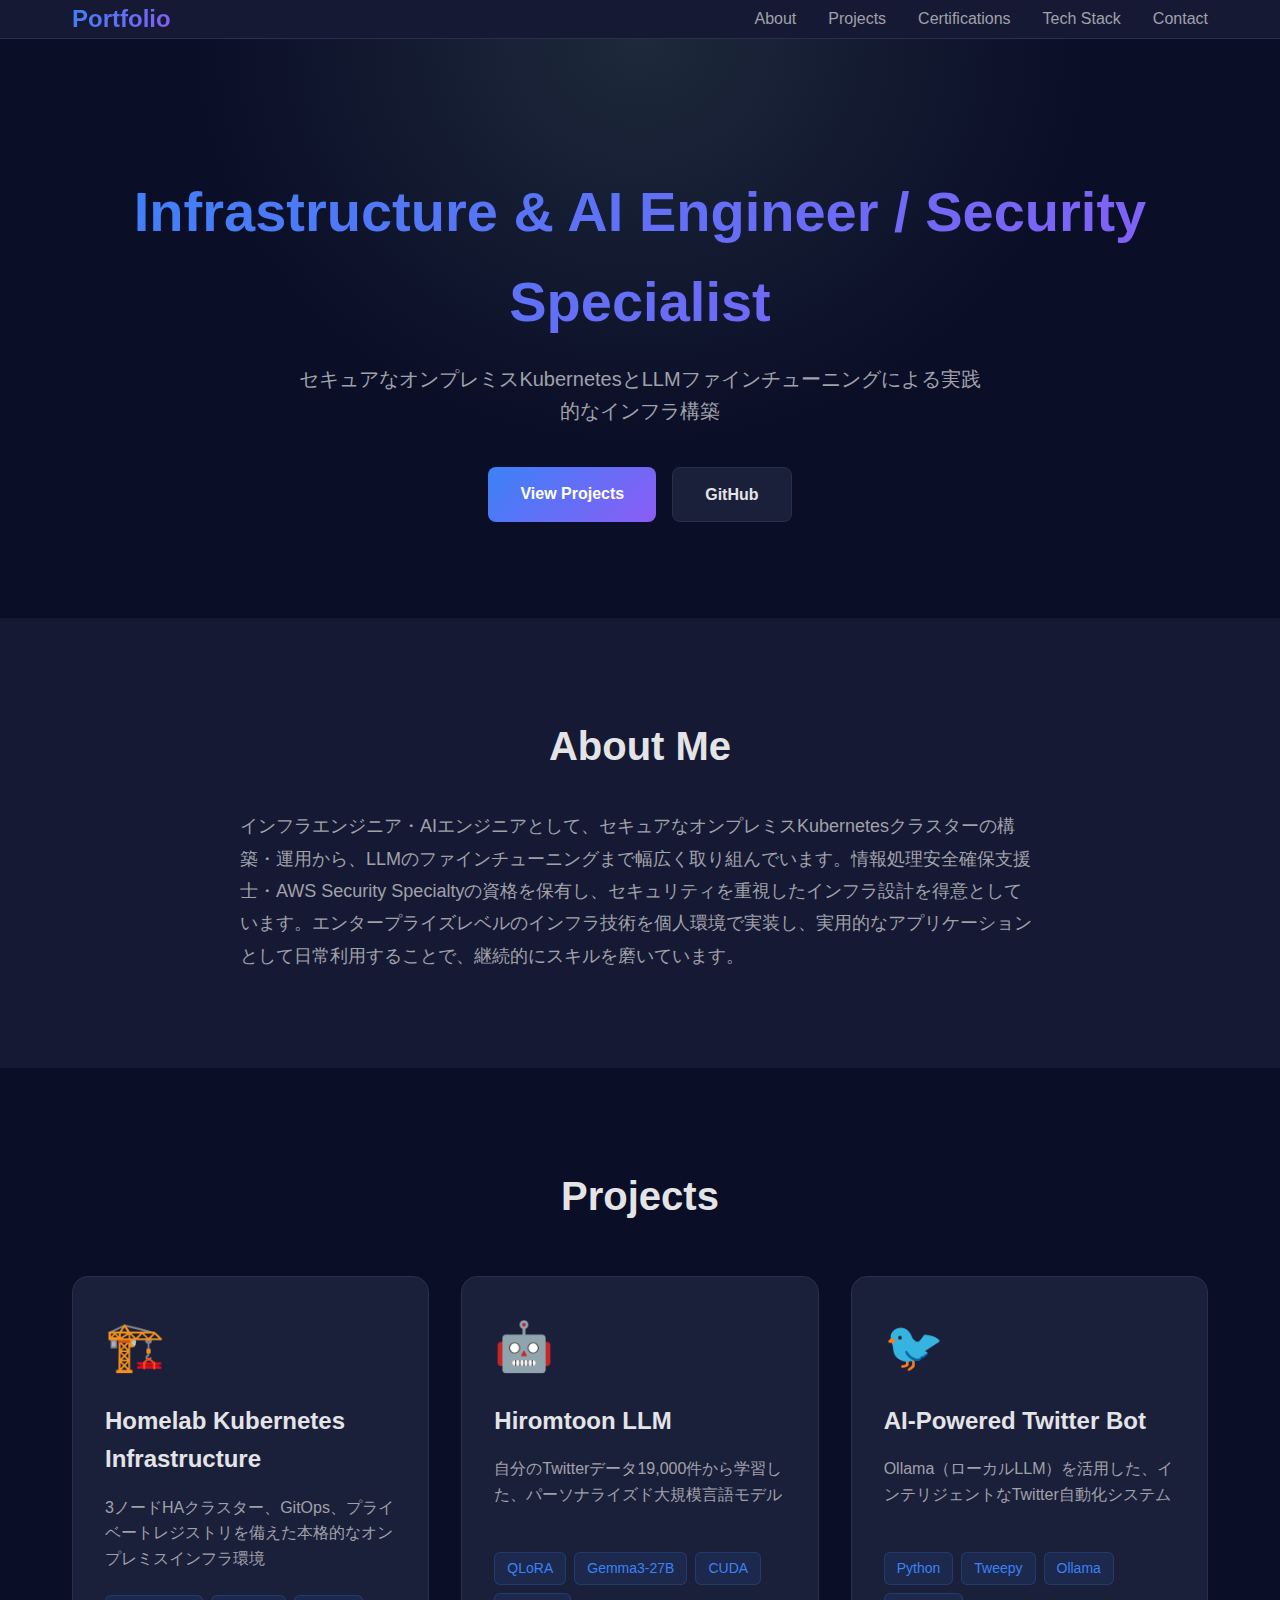
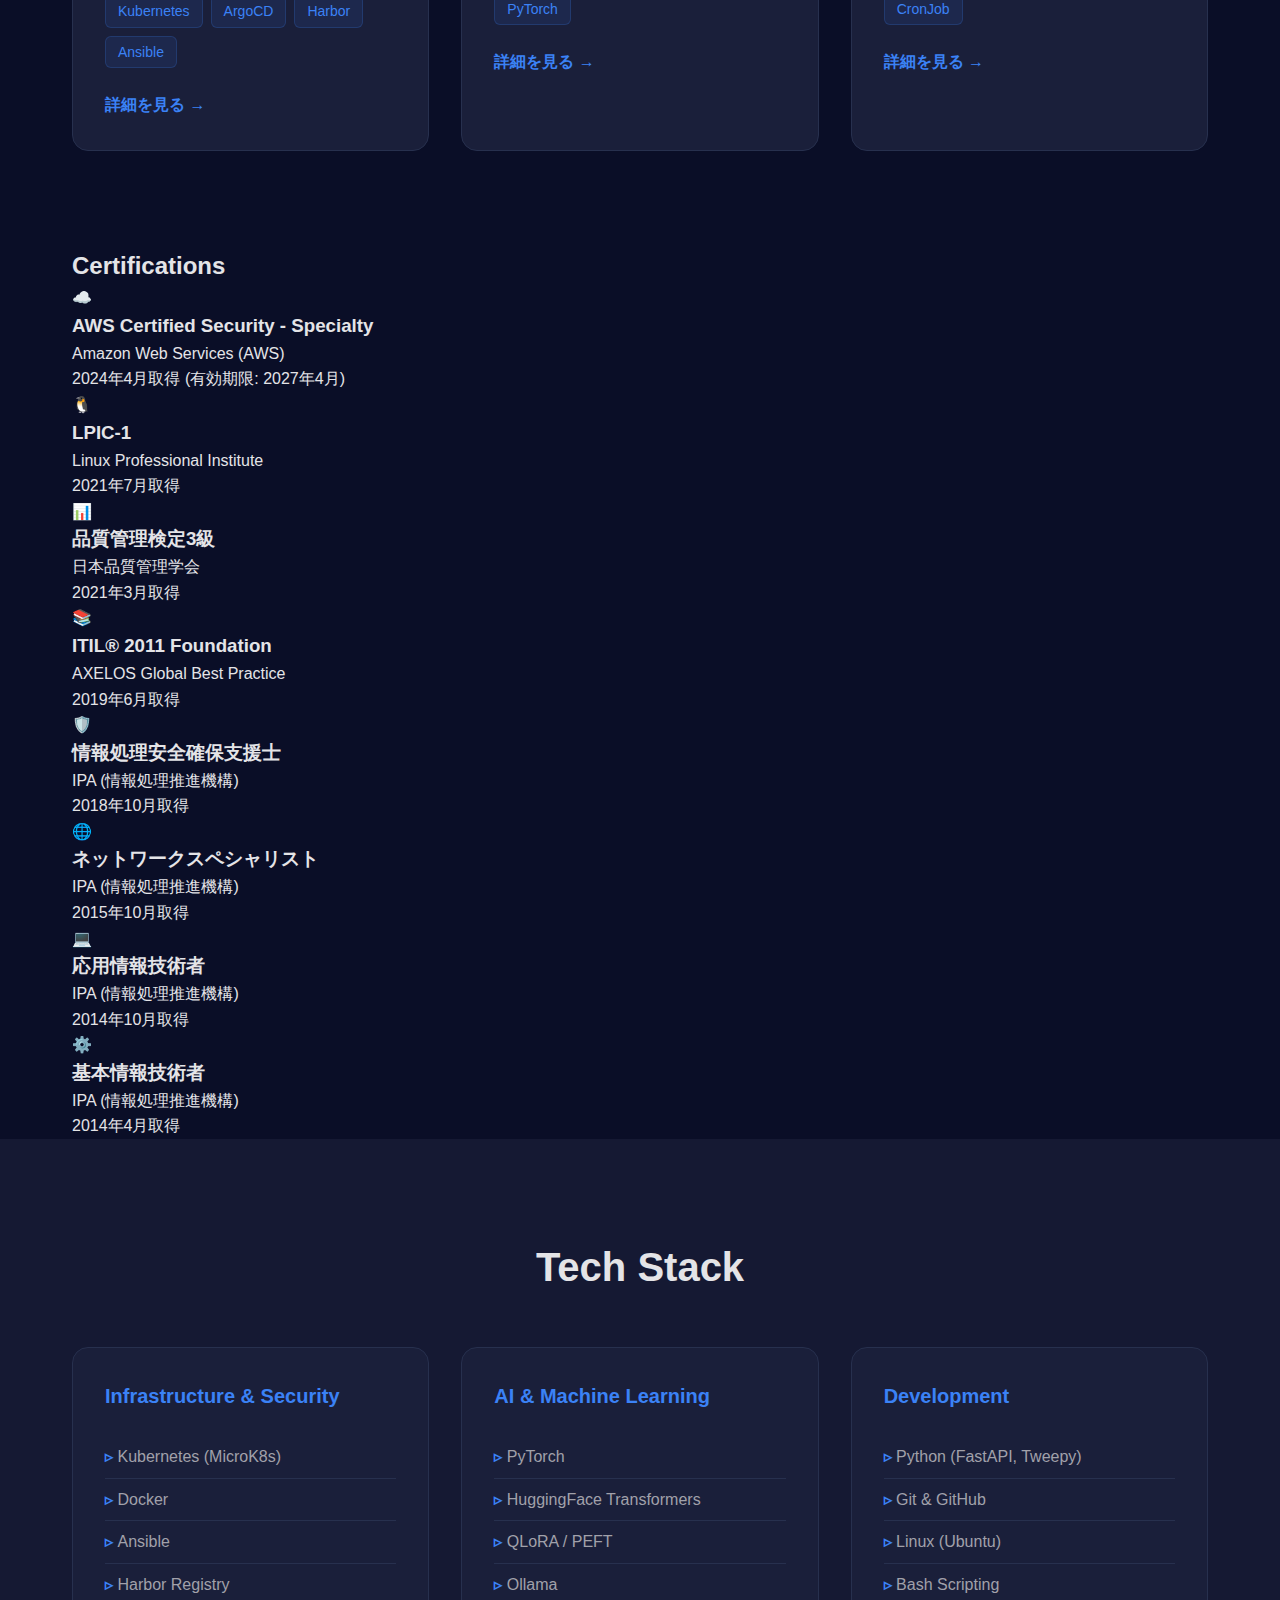
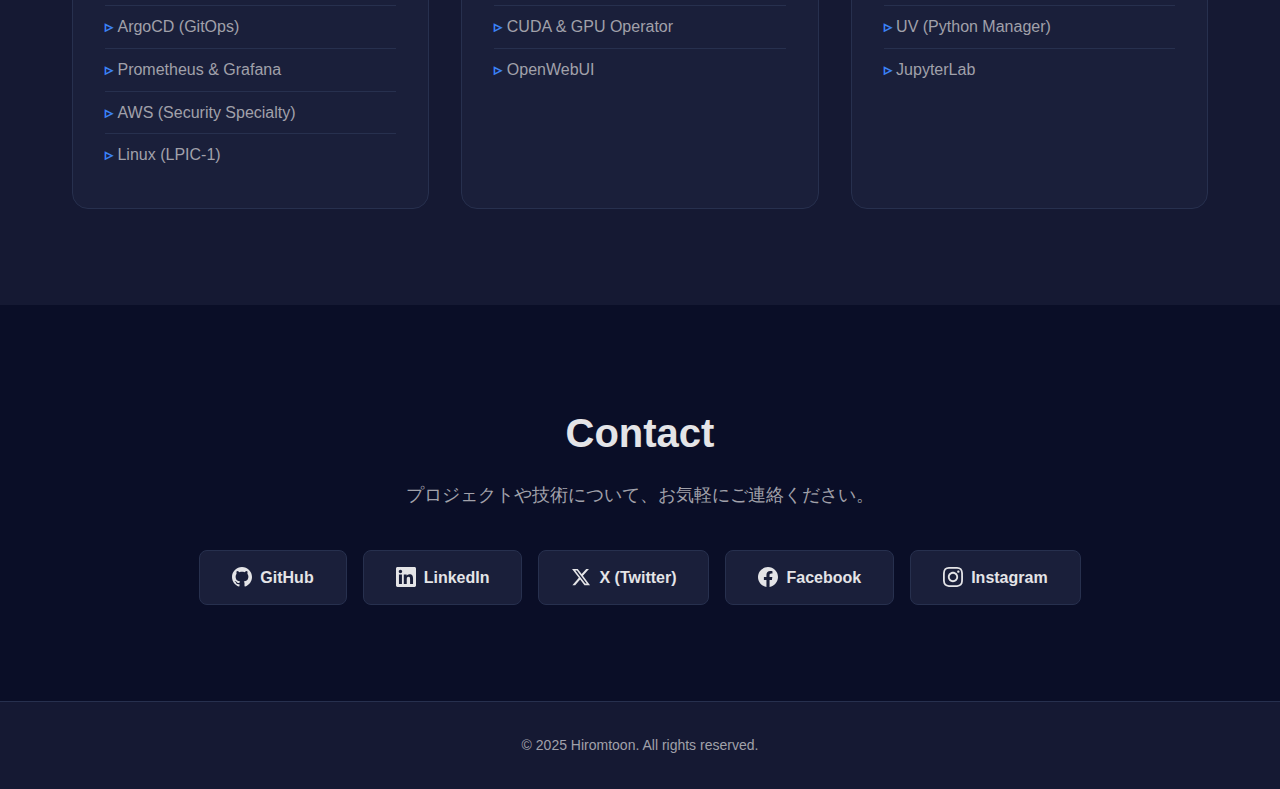
<file: index.html>
<!DOCTYPE html>
<html lang="ja">
<head>
    <meta charset="UTF-8">
    <meta name="viewport" content="width=device-width, initial-scale=1.0">
    <title>YAMASHITA Hiromu Portfolio - Infrastructure & AI Engineer</title>
    <link rel="stylesheet" href="css/style.css">
</head>
<body>
    <!-- ヘッダー -->
    <header>
        <nav class="container">
            <a href="#" class="logo">Portfolio</a>
            <ul class="nav-links">
                <li><a href="#about">About</a></li>
                <li><a href="#projects">Projects</a></li>
                <li><a href="#certifications">Certifications</a></li>
                <li><a href="#tech-stack">Tech Stack</a></li>
                <li><a href="#contact">Contact</a></li>
            </ul>
        </nav>
    </header>

    <!-- ヒーローセクション -->
    <section class="hero">
        <div class="container">
            <h1>Infrastructure & AI Engineer / Security Specialist</h1>
            <p class="hero-subtitle">セキュアなオンプレミスKubernetesとLLMファインチューニングによる実践的なインフラ構築</p>
            <div class="hero-buttons">
                <a href="#projects" class="btn btn-primary">View Projects</a>
                <a href="https://github.com/hirom-working" class="btn btn-secondary" target="_blank">GitHub</a>
            </div>
        </div>
    </section>

    <!-- About -->
    <section id="about" class="about">
        <div class="container">
            <h2>About Me</h2>
            <p>インフラエンジニア・AIエンジニアとして、セキュアなオンプレミスKubernetesクラスターの構築・運用から、LLMのファインチューニングまで幅広く取り組んでいます。情報処理安全確保支援士・AWS Security Specialtyの資格を保有し、セキュリティを重視したインフラ設計を得意としています。エンタープライズレベルのインフラ技術を個人環境で実装し、実用的なアプリケーションとして日常利用することで、継続的にスキルを磨いています。</p>
        </div>
    </section>

    <!-- Projects -->
    <section id="projects" class="projects">
        <div class="container">
            <h2>Projects</h2>
            <div class="project-grid">
                <!-- Project 1: Homelab Infrastructure -->
                <div class="project-card">
                    <div class="project-icon">🏗️</div>
                    <h3>Homelab Kubernetes Infrastructure</h3>
                    <p>3ノードHAクラスター、GitOps、プライベートレジストリを備えた本格的なオンプレミスインフラ環境</p>
                    <div class="tech-tags">
                        <span class="tag">Kubernetes</span>
                        <span class="tag">ArgoCD</span>
                        <span class="tag">Harbor</span>
                        <span class="tag">Ansible</span>
                    </div>
                    <a href="projects/homelab-infrastructure.html" class="project-link">詳細を見る →</a>
                </div>

                <!-- Project 2: Hiromtoon LLM -->
                <div class="project-card">
                    <div class="project-icon">🤖</div>
                    <h3>Hiromtoon LLM</h3>
                    <p>自分のTwitterデータ19,000件から学習した、パーソナライズド大規模言語モデル</p>
                    <div class="tech-tags">
                        <span class="tag">QLoRA</span>
                        <span class="tag">Gemma3-27B</span>
                        <span class="tag">CUDA</span>
                        <span class="tag">PyTorch</span>
                    </div>
                    <a href="projects/hiromtoon-llm.html" class="project-link">詳細を見る →</a>
                </div>

                <!-- Project 3: Twitter Automation -->
                <div class="project-card">
                    <div class="project-icon">🐦</div>
                    <h3>AI-Powered Twitter Bot</h3>
                    <p>Ollama（ローカルLLM）を活用した、インテリジェントなTwitter自動化システム</p>
                    <div class="tech-tags">
                        <span class="tag">Python</span>
                        <span class="tag">Tweepy</span>
                        <span class="tag">Ollama</span>
                        <span class="tag">CronJob</span>
                    </div>
                    <a href="projects/twitter-automation.html" class="project-link">詳細を見る →</a>
                </div>
            </div>
        </div>
    </section>

    <!-- Certifications -->
    <section id="certifications" class="certifications">
        <div class="container">
            <h2>Certifications</h2>
            <div class="cert-grid">
                <!-- AWS (2024年4月) -->
                <div class="cert-card">
                    <div class="cert-badge">☁️</div>
                    <h3>AWS Certified Security - Specialty</h3>
                    <p class="cert-issuer">Amazon Web Services (AWS)</p>
                    <p class="cert-date">2024年4月取得 (有効期限: 2027年4月)</p>
                </div>

                <!-- LPIC (2021年7月) -->
                <div class="cert-card">
                    <div class="cert-badge">🐧</div>
                    <h3>LPIC-1</h3>
                    <p class="cert-issuer">Linux Professional Institute</p>
                    <p class="cert-date">2021年7月取得</p>
                </div>

                <!-- QC検定 (2021年3月) -->
                <div class="cert-card">
                    <div class="cert-badge">📊</div>
                    <h3>品質管理検定3級</h3>
                    <p class="cert-issuer">日本品質管理学会</p>
                    <p class="cert-date">2021年3月取得</p>
                </div>

                <!-- ITIL (2019年6月) -->
                <div class="cert-card">
                    <div class="cert-badge">📚</div>
                    <h3>ITIL® 2011 Foundation</h3>
                    <p class="cert-issuer">AXELOS Global Best Practice</p>
                    <p class="cert-date">2019年6月取得</p>
                </div>

                <!-- 情報処理安全確保支援士 (2018年10月) -->
                <div class="cert-card">
                    <div class="cert-badge">🛡️</div>
                    <h3>情報処理安全確保支援士</h3>
                    <p class="cert-issuer">IPA (情報処理推進機構)</p>
                    <p class="cert-date">2018年10月取得</p>
                </div>

                <!-- ネットワークスペシャリスト (2015年10月) -->
                <div class="cert-card">
                    <div class="cert-badge">🌐</div>
                    <h3>ネットワークスペシャリスト</h3>
                    <p class="cert-issuer">IPA (情報処理推進機構)</p>
                    <p class="cert-date">2015年10月取得</p>
                </div>

                <!-- 応用情報技術者 (2014年10月) -->
                <div class="cert-card">
                    <div class="cert-badge">💻</div>
                    <h3>応用情報技術者</h3>
                    <p class="cert-issuer">IPA (情報処理推進機構)</p>
                    <p class="cert-date">2014年10月取得</p>
                </div>

                <!-- 基本情報技術者 (2014年4月) -->
                <div class="cert-card">
                    <div class="cert-badge">⚙️</div>
                    <h3>基本情報技術者</h3>
                    <p class="cert-issuer">IPA (情報処理推進機構)</p>
                    <p class="cert-date">2014年4月取得</p>
                </div>
            </div>
        </div>
    </section>

    <!-- Tech Stack -->
    <section id="tech-stack" class="tech-stack">
        <div class="container">
            <h2>Tech Stack</h2>
            <div class="stack-grid">
                <div class="stack-category">
                    <h3>Infrastructure & Security</h3>
                    <ul>
                        <li>Kubernetes (MicroK8s)</li>
                        <li>Docker</li>
                        <li>Ansible</li>
                        <li>Harbor Registry</li>
                        <li>ArgoCD (GitOps)</li>
                        <li>Prometheus & Grafana</li>
                        <li>AWS (Security Specialty)</li>
                        <li>Linux (LPIC-1)</li>
                    </ul>
                </div>
                <div class="stack-category">
                    <h3>AI & Machine Learning</h3>
                    <ul>
                        <li>PyTorch</li>
                        <li>HuggingFace Transformers</li>
                        <li>QLoRA / PEFT</li>
                        <li>Ollama</li>
                        <li>CUDA & GPU Operator</li>
                        <li>OpenWebUI</li>
                    </ul>
                </div>
                <div class="stack-category">
                    <h3>Development</h3>
                    <ul>
                        <li>Python (FastAPI, Tweepy)</li>
                        <li>Git & GitHub</li>
                        <li>Linux (Ubuntu)</li>
                        <li>Bash Scripting</li>
                        <li>UV (Python Manager)</li>
                        <li>JupyterLab</li>
                    </ul>
                </div>
            </div>
        </div>
    </section>

    <!-- Contact -->
    <section id="contact" class="contact">
        <div class="container">
            <h2>Contact</h2>
            <p>プロジェクトや技術について、お気軽にご連絡ください。</p>
            <div class="contact-links">
                <a href="https://github.com/hirom-working" target="_blank" class="contact-btn">
                    <svg width="24" height="24" viewBox="0 0 24 24" fill="currentColor">
                        <path d="M12 0c-6.626 0-12 5.373-12 12 0 5.302 3.438 9.8 8.207 11.387.599.111.793-.261.793-.577v-2.234c-3.338.726-4.033-1.416-4.033-1.416-.546-1.387-1.333-1.756-1.333-1.756-1.089-.745.083-.729.083-.729 1.205.084 1.839 1.237 1.839 1.237 1.07 1.834 2.807 1.304 3.492.997.107-.775.418-1.305.762-1.604-2.665-.305-5.467-1.334-5.467-5.931 0-1.311.469-2.381 1.236-3.221-.124-.303-.535-1.524.117-3.176 0 0 1.008-.322 3.301 1.23.957-.266 1.983-.399 3.003-.404 1.02.005 2.047.138 3.006.404 2.291-1.552 3.297-1.23 3.297-1.23.653 1.653.242 2.874.118 3.176.77.84 1.235 1.911 1.235 3.221 0 4.609-2.807 5.624-5.479 5.921.43.372.823 1.102.823 2.222v3.293c0 .319.192.694.801.576 4.765-1.589 8.199-6.086 8.199-11.386 0-6.627-5.373-12-12-12z"/>
                    </svg>
                    GitHub
                </a>
                <a href="https://www.linkedin.com/in/hiromu-yamashita-51b576216/" target="_blank" class="contact-btn">
                    <svg width="24" height="24" viewBox="0 0 24 24" fill="currentColor">
                        <path d="M20.447 20.452h-3.554v-5.569c0-1.328-.027-3.037-1.852-3.037-1.853 0-2.136 1.445-2.136 2.939v5.667H9.351V9h3.414v1.561h.046c.477-.9 1.637-1.85 3.37-1.85 3.601 0 4.267 2.37 4.267 5.455v6.286zM5.337 7.433c-1.144 0-2.063-.926-2.063-2.065 0-1.138.92-2.063 2.063-2.063 1.14 0 2.064.925 2.064 2.063 0 1.139-.925 2.065-2.064 2.065zm1.782 13.019H3.555V9h3.564v11.452zM22.225 0H1.771C.792 0 0 .774 0 1.729v20.542C0 23.227.792 24 1.771 24h20.451C23.2 24 24 23.227 24 22.271V1.729C24 .774 23.2 0 22.222 0h.003z"/>
                    </svg>
                    LinkedIn
                </a>
                <a href="https://x.com/Hiromtoon" target="_blank" class="contact-btn">
                    <svg width="24" height="24" viewBox="0 0 24 24" fill="currentColor">
                        <path d="M18.244 2.25h3.308l-7.227 8.26 8.502 11.24H16.17l-5.214-6.817L4.99 21.75H1.68l7.73-8.835L1.254 2.25H8.08l4.713 6.231zm-1.161 17.52h1.833L7.084 4.126H5.117z"/>
                    </svg>
                    X (Twitter)
                </a>
                <a href="https://www.facebook.com/hiromu.yamashita.547" target="_blank" class="contact-btn">
                    <svg width="24" height="24" viewBox="0 0 24 24" fill="currentColor">
                        <path d="M24 12.073c0-6.627-5.373-12-12-12s-12 5.373-12 12c0 5.99 4.388 10.954 10.125 11.854v-8.385H7.078v-3.47h3.047V9.43c0-3.007 1.792-4.669 4.533-4.669 1.312 0 2.686.235 2.686.235v2.953H15.83c-1.491 0-1.956.925-1.956 1.874v2.25h3.328l-.532 3.47h-2.796v8.385C19.612 23.027 24 18.062 24 12.073z"/>
                    </svg>
                    Facebook
                </a>
                <a href="https://www.instagram.com/yhirom/" target="_blank" class="contact-btn">
                    <svg width="24" height="24" viewBox="0 0 24 24" fill="currentColor">
                        <path d="M12 2.163c3.204 0 3.584.012 4.85.07 3.252.148 4.771 1.691 4.919 4.919.058 1.265.069 1.645.069 4.849 0 3.205-.012 3.584-.069 4.849-.149 3.225-1.664 4.771-4.919 4.919-1.266.058-1.644.07-4.85.07-3.204 0-3.584-.012-4.849-.07-3.26-.149-4.771-1.699-4.919-4.92-.058-1.265-.07-1.644-.07-4.849 0-3.204.013-3.583.07-4.849.149-3.227 1.664-4.771 4.919-4.919 1.266-.057 1.645-.069 4.849-.069zm0-2.163c-3.259 0-3.667.014-4.947.072-4.358.2-6.78 2.618-6.98 6.98-.059 1.281-.073 1.689-.073 4.948 0 3.259.014 3.668.072 4.948.2 4.358 2.618 6.78 6.98 6.98 1.281.058 1.689.072 4.948.072 3.259 0 3.668-.014 4.948-.072 4.354-.2 6.782-2.618 6.979-6.98.059-1.28.073-1.689.073-4.948 0-3.259-.014-3.667-.072-4.947-.196-4.354-2.617-6.78-6.979-6.98-1.281-.059-1.69-.073-4.949-.073zm0 5.838c-3.403 0-6.162 2.759-6.162 6.162s2.759 6.163 6.162 6.163 6.162-2.759 6.162-6.163c0-3.403-2.759-6.162-6.162-6.162zm0 10.162c-2.209 0-4-1.79-4-4 0-2.209 1.791-4 4-4s4 1.791 4 4c0 2.21-1.791 4-4 4zm6.406-11.845c-.796 0-1.441.645-1.441 1.44s.645 1.44 1.441 1.44c.795 0 1.439-.645 1.439-1.44s-.644-1.44-1.439-1.44z"/>
                    </svg>
                    Instagram
                </a>
            </div>
        </div>
    </section>

    <!-- Footer -->
    <footer>
        <div class="container">
            <p>&copy; 2025 Hiromtoon. All rights reserved.</p>
        </div>
    </footer>
</body>
</html>
</file>
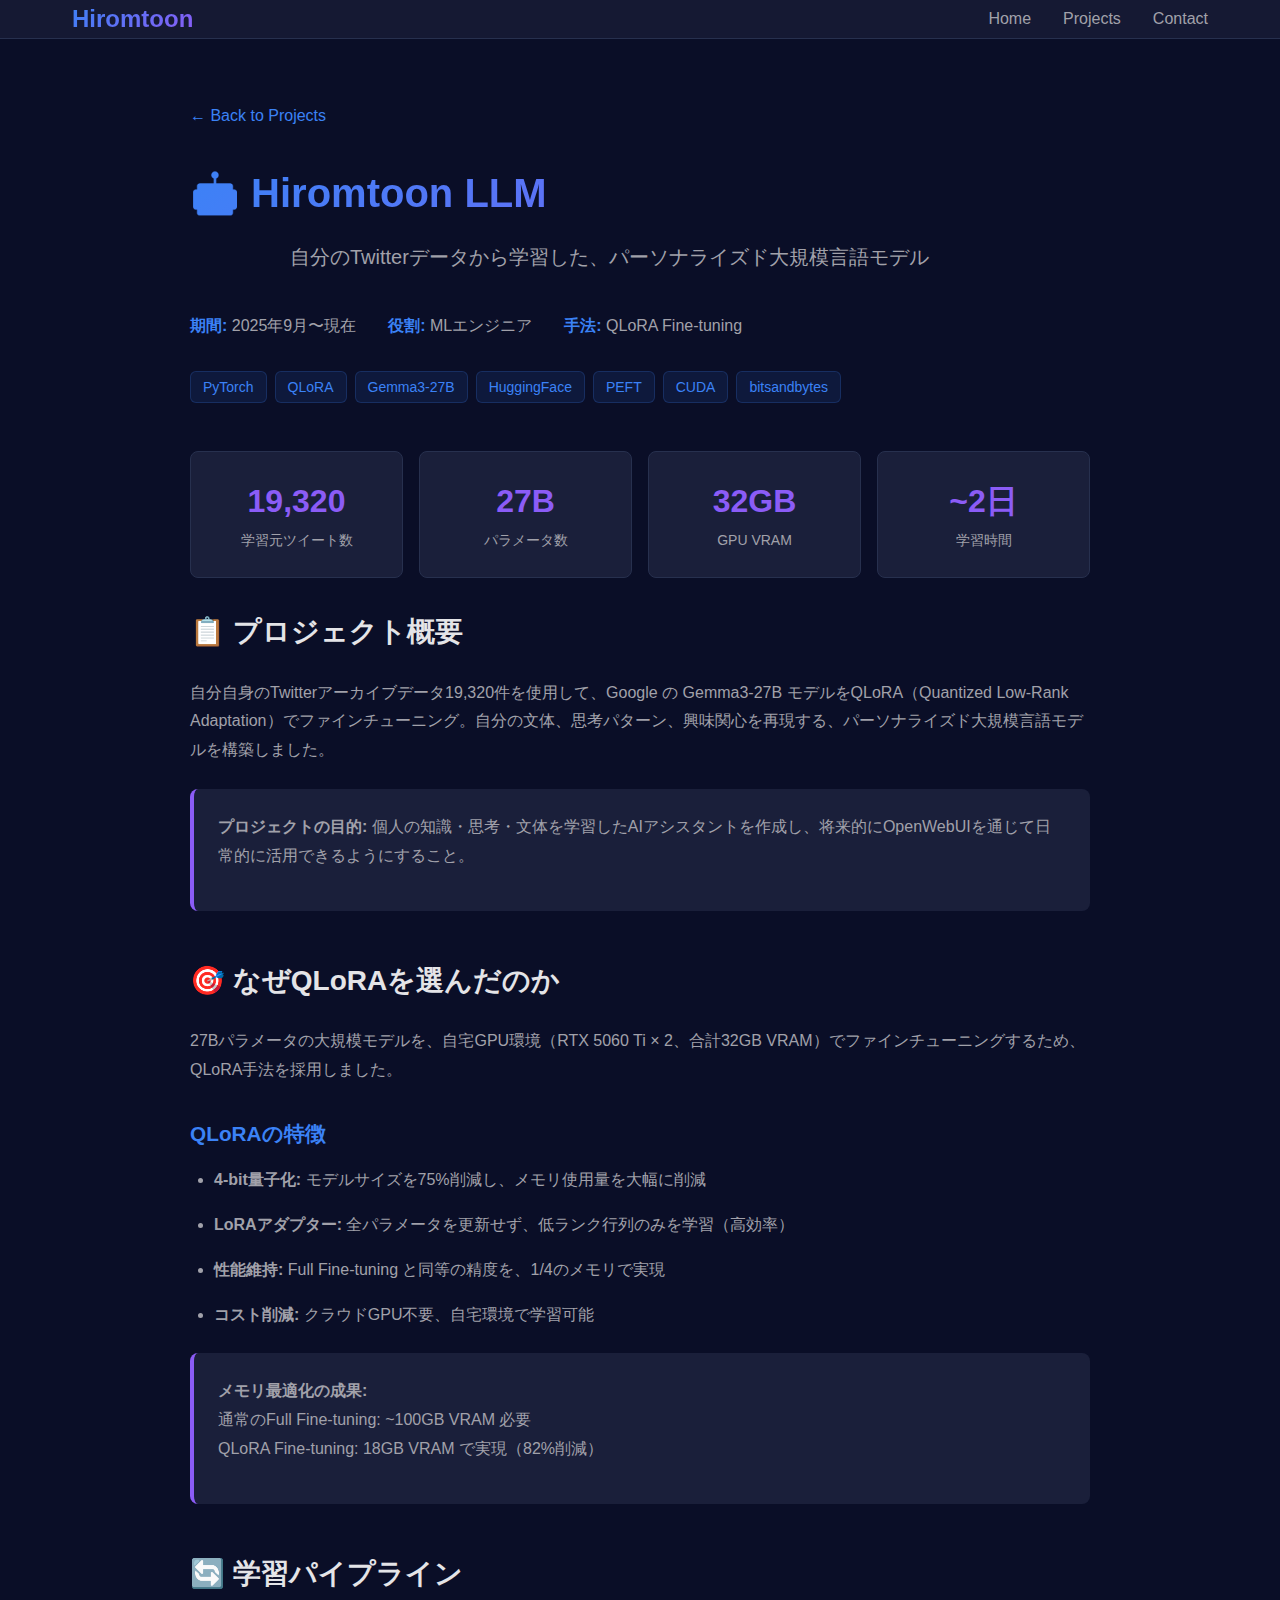
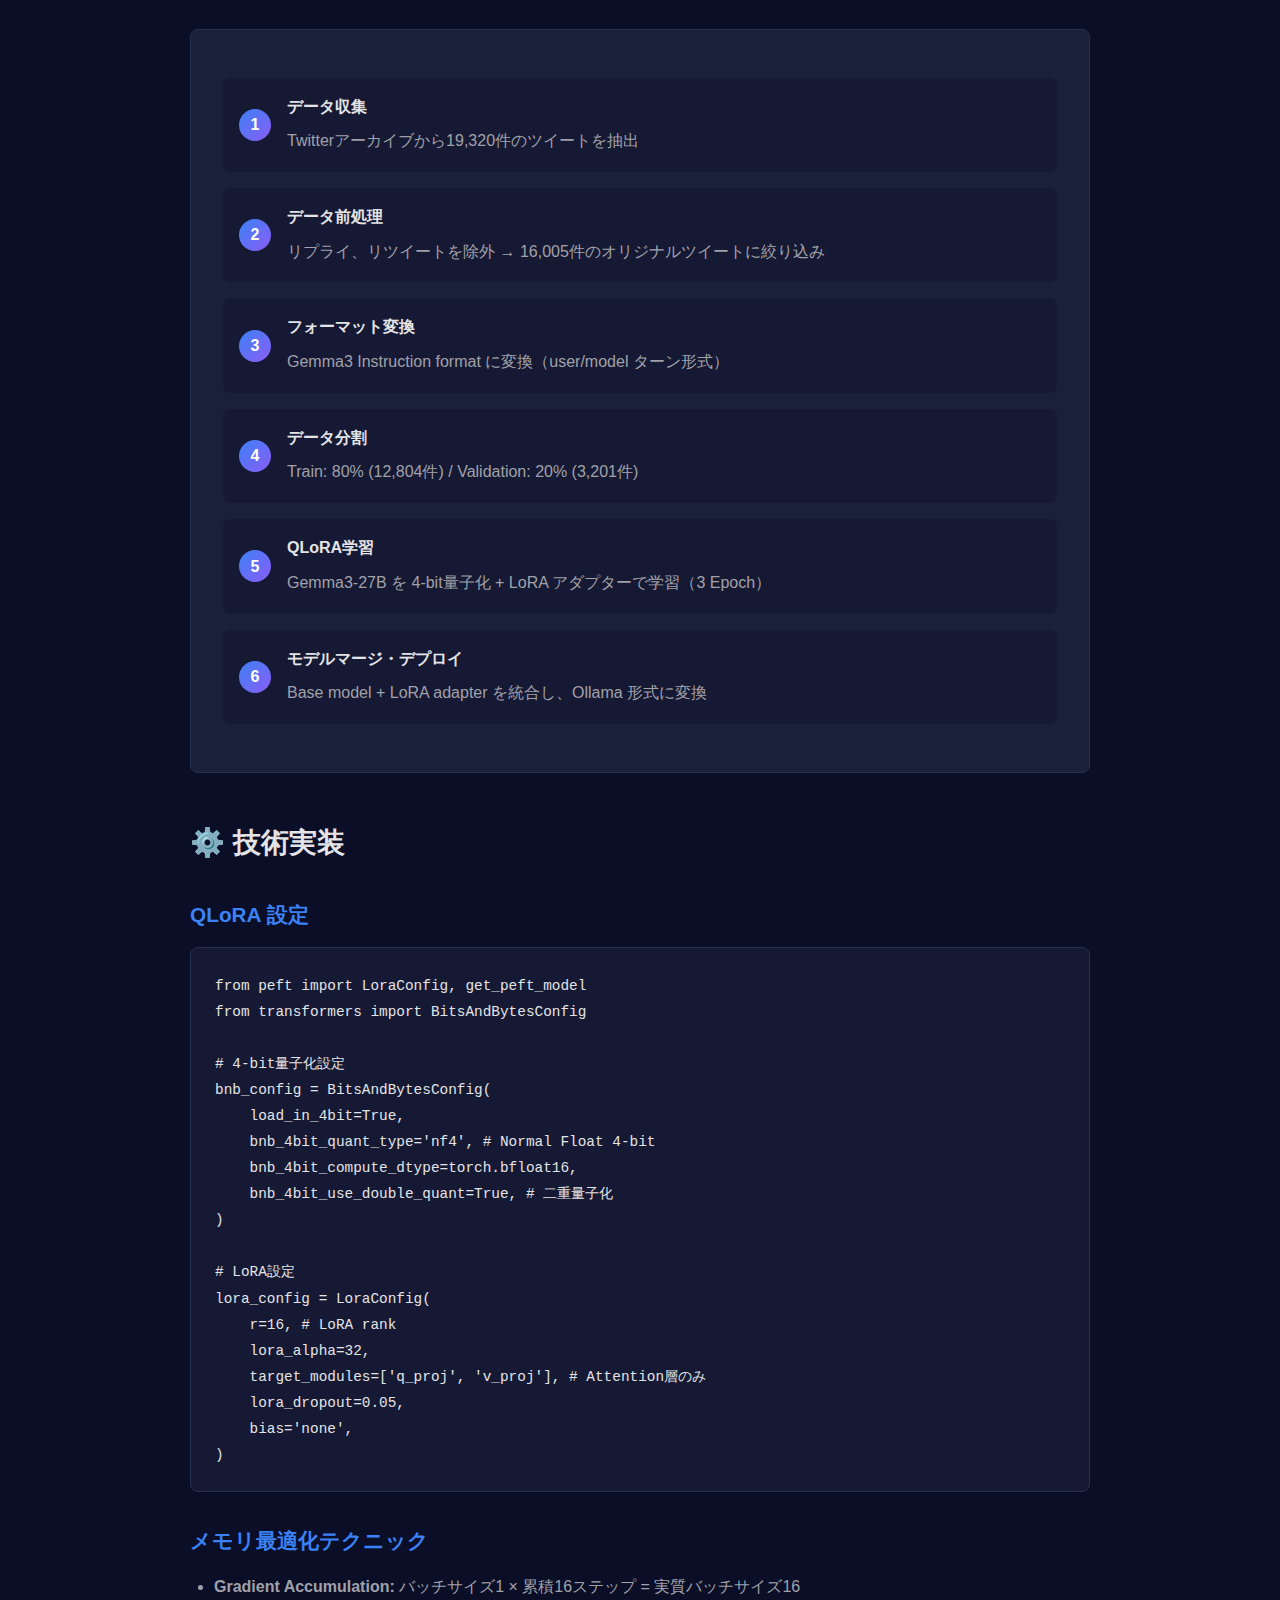
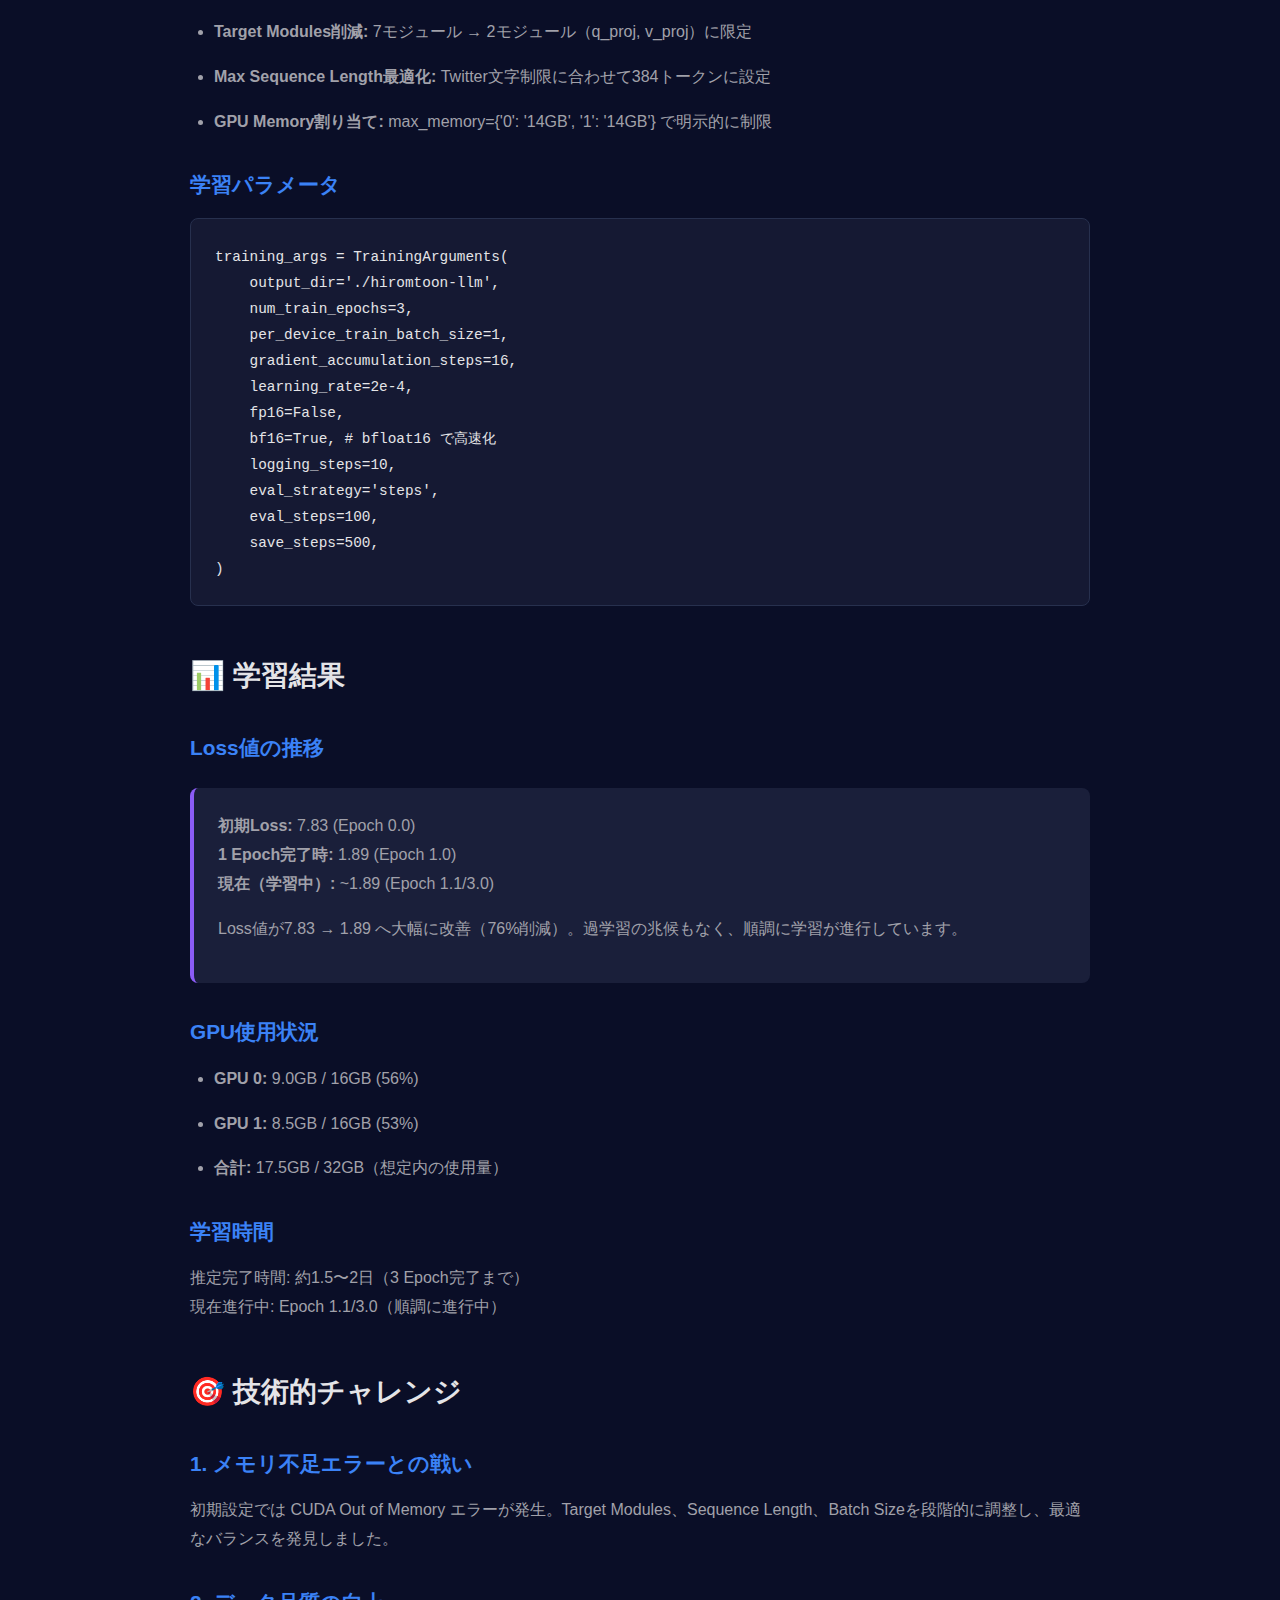
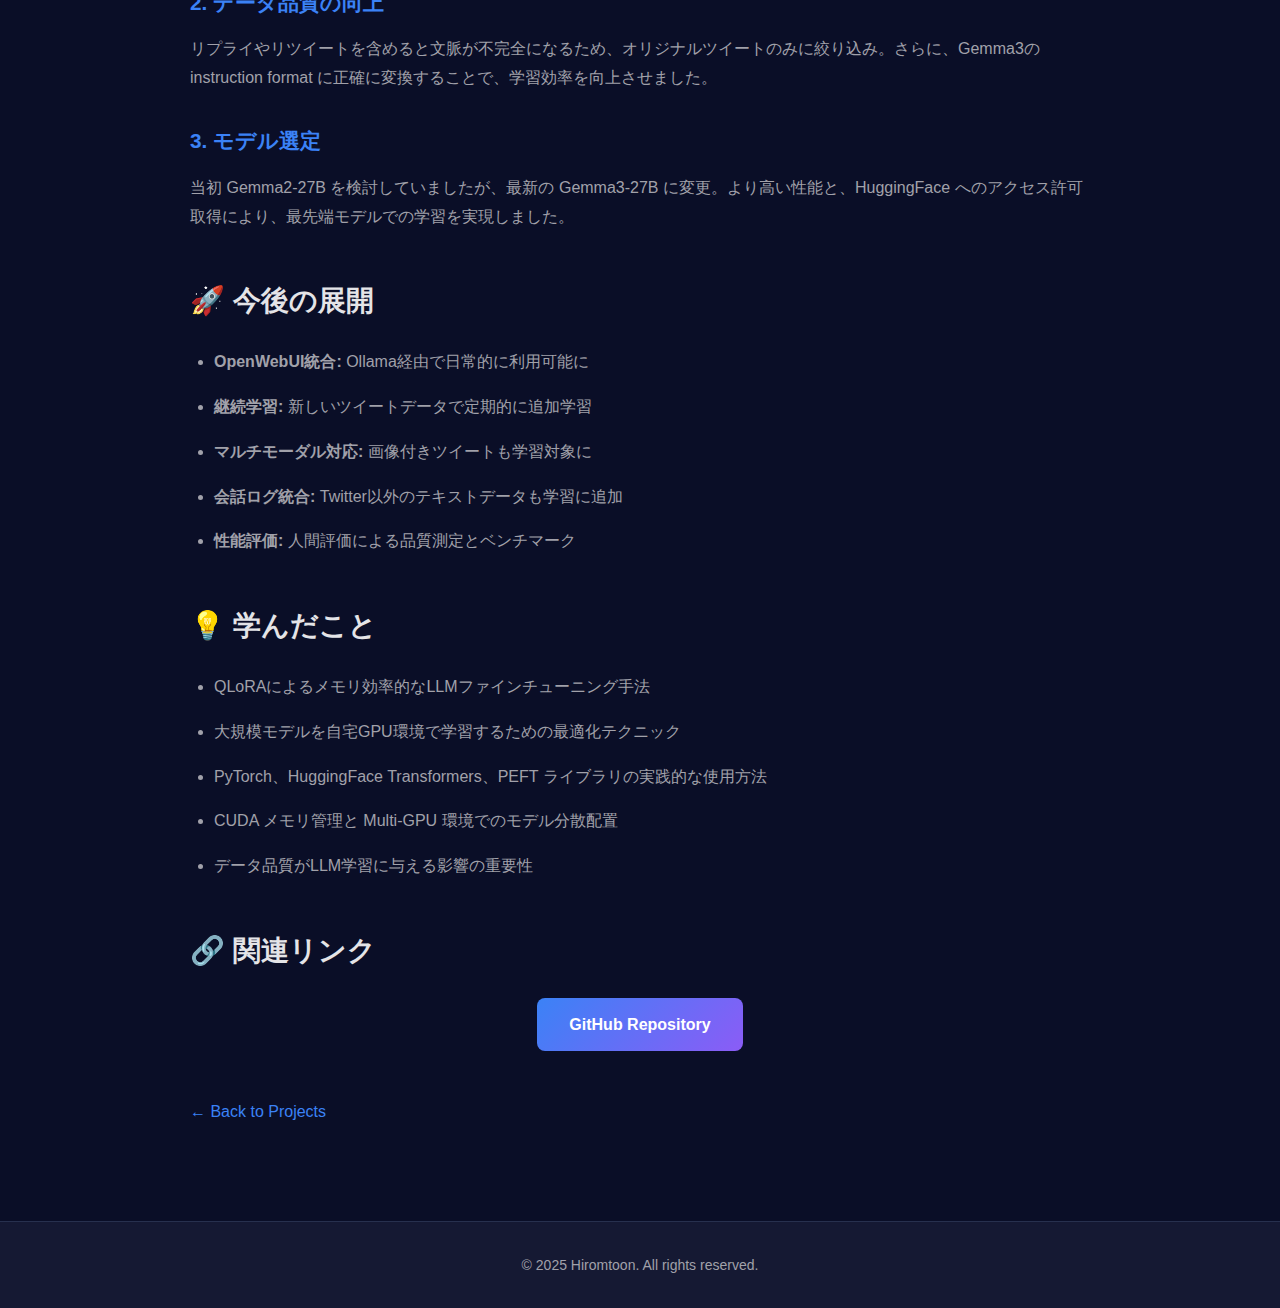
<file: projects/hiromtoon-llm.html>
<!DOCTYPE html>
<html lang="ja">
<head>
    <meta charset="UTF-8">
    <meta name="viewport" content="width=device-width, initial-scale=1.0">
    <title>Hiromtoon LLM - Hiromtoon's Portfolio</title>
    <link rel="stylesheet" href="../css/style.css">
    <style>
        .project-detail {
            padding: 4rem 0;
            max-width: 900px;
            margin: 0 auto;
        }
        .back-link {
            color: var(--accent-primary);
            text-decoration: none;
            display: inline-block;
            margin-bottom: 2rem;
        }
        .back-link:hover {
            color: var(--accent-secondary);
        }
        .project-header {
            margin-bottom: 3rem;
        }
        .project-header h1 {
            font-size: 2.5rem;
            margin-bottom: 1rem;
            background: var(--accent-gradient);
            -webkit-background-clip: text;
            -webkit-text-fill-color: transparent;
            background-clip: text;
        }
        .project-meta {
            display: flex;
            gap: 2rem;
            margin-bottom: 2rem;
        }
        .meta-item {
            color: var(--text-secondary);
        }
        .meta-label {
            font-weight: bold;
            color: var(--accent-primary);
        }
        .section {
            margin-bottom: 3rem;
        }
        .section h2 {
            font-size: 1.75rem;
            margin-bottom: 1.5rem;
            color: var(--text-primary);
        }
        .section h3 {
            font-size: 1.3rem;
            margin-top: 2rem;
            margin-bottom: 1rem;
            color: var(--accent-primary);
        }
        .section p, .section li {
            color: var(--text-secondary);
            line-height: 1.8;
            margin-bottom: 1rem;
        }
        .section ul {
            margin-left: 1.5rem;
        }
        .code-block {
            background-color: var(--bg-secondary);
            border: 1px solid var(--border-color);
            border-radius: 0.5rem;
            padding: 1.5rem;
            margin: 1rem 0;
            overflow-x: auto;
        }
        .code-block code {
            font-family: 'Courier New', monospace;
            color: var(--text-primary);
            font-size: 0.9rem;
            line-height: 1.6;
        }
        .stats {
            display: grid;
            grid-template-columns: repeat(auto-fit, minmax(150px, 1fr));
            gap: 1rem;
            margin: 2rem 0;
        }
        .stat-box {
            background-color: var(--bg-card);
            border: 1px solid var(--border-color);
            border-radius: 0.5rem;
            padding: 1.5rem;
            text-align: center;
        }
        .stat-value {
            font-size: 2rem;
            font-weight: bold;
            color: var(--accent-secondary);
            display: block;
        }
        .stat-label {
            color: var(--text-secondary);
            font-size: 0.875rem;
            margin-top: 0.5rem;
        }
        .highlight-box {
            background-color: var(--bg-card);
            border-left: 4px solid var(--accent-secondary);
            padding: 1.5rem;
            margin: 1.5rem 0;
            border-radius: 0.5rem;
        }
        .pipeline {
            background-color: var(--bg-card);
            border: 1px solid var(--border-color);
            border-radius: 0.5rem;
            padding: 2rem;
            margin: 2rem 0;
        }
        .pipeline-step {
            display: flex;
            align-items: center;
            margin: 1rem 0;
            padding: 1rem;
            background-color: var(--bg-secondary);
            border-radius: 0.5rem;
        }
        .step-number {
            background: var(--accent-gradient);
            color: white;
            width: 2rem;
            height: 2rem;
            border-radius: 50%;
            display: flex;
            align-items: center;
            justify-content: center;
            font-weight: bold;
            margin-right: 1rem;
            flex-shrink: 0;
        }
        .step-content h4 {
            color: var(--text-primary);
            margin-bottom: 0.5rem;
        }
        .step-content p {
            color: var(--text-secondary);
            margin: 0;
        }
    </style>
</head>
<body>
    <!-- Header -->
    <header>
        <nav class="container">
            <div class="logo">Hiromtoon</div>
            <ul class="nav-links">
                <li><a href="../index.html">Home</a></li>
                <li><a href="../index.html#projects">Projects</a></li>
                <li><a href="../index.html#contact">Contact</a></li>
            </ul>
        </nav>
    </header>

    <!-- Project Detail -->
    <main class="project-detail container">
        <a href="../index.html#projects" class="back-link">← Back to Projects</a>

        <div class="project-header">
            <h1>🤖 Hiromtoon LLM</h1>
            <p class="hero-subtitle">自分のTwitterデータから学習した、パーソナライズド大規模言語モデル</p>

            <div class="project-meta">
                <div class="meta-item">
                    <span class="meta-label">期間:</span> 2025年9月〜現在
                </div>
                <div class="meta-item">
                    <span class="meta-label">役割:</span> MLエンジニア
                </div>
                <div class="meta-item">
                    <span class="meta-label">手法:</span> QLoRA Fine-tuning
                </div>
            </div>

            <div class="tech-tags">
                <span class="tag">PyTorch</span>
                <span class="tag">QLoRA</span>
                <span class="tag">Gemma3-27B</span>
                <span class="tag">HuggingFace</span>
                <span class="tag">PEFT</span>
                <span class="tag">CUDA</span>
                <span class="tag">bitsandbytes</span>
            </div>
        </div>

        <!-- Stats -->
        <div class="stats">
            <div class="stat-box">
                <span class="stat-value">19,320</span>
                <span class="stat-label">学習元ツイート数</span>
            </div>
            <div class="stat-box">
                <span class="stat-value">27B</span>
                <span class="stat-label">パラメータ数</span>
            </div>
            <div class="stat-box">
                <span class="stat-value">32GB</span>
                <span class="stat-label">GPU VRAM</span>
            </div>
            <div class="stat-box">
                <span class="stat-value">~2日</span>
                <span class="stat-label">学習時間</span>
            </div>
        </div>

        <!-- Overview -->
        <section class="section">
            <h2>📋 プロジェクト概要</h2>
            <p>
                自分自身のTwitterアーカイブデータ19,320件を使用して、Google の Gemma3-27B モデルをQLoRA（Quantized Low-Rank Adaptation）でファインチューニング。自分の文体、思考パターン、興味関心を再現する、パーソナライズド大規模言語モデルを構築しました。
            </p>
            <div class="highlight-box">
                <p><strong>プロジェクトの目的:</strong> 個人の知識・思考・文体を学習したAIアシスタントを作成し、将来的にOpenWebUIを通じて日常的に活用できるようにすること。</p>
            </div>
        </section>

        <!-- Why QLoRA -->
        <section class="section">
            <h2>🎯 なぜQLoRAを選んだのか</h2>
            <p>
                27Bパラメータの大規模モデルを、自宅GPU環境（RTX 5060 Ti × 2、合計32GB VRAM）でファインチューニングするため、QLoRA手法を採用しました。
            </p>

            <h3>QLoRAの特徴</h3>
            <ul>
                <li><strong>4-bit量子化:</strong> モデルサイズを75%削減し、メモリ使用量を大幅に削減</li>
                <li><strong>LoRAアダプター:</strong> 全パラメータを更新せず、低ランク行列のみを学習（高効率）</li>
                <li><strong>性能維持:</strong> Full Fine-tuning と同等の精度を、1/4のメモリで実現</li>
                <li><strong>コスト削減:</strong> クラウドGPU不要、自宅環境で学習可能</li>
            </ul>

            <div class="highlight-box">
                <p>
                    <strong>メモリ最適化の成果:</strong><br>
                    通常のFull Fine-tuning: ~100GB VRAM 必要<br>
                    QLoRA Fine-tuning: 18GB VRAM で実現（82%削減）
                </p>
            </div>
        </section>

        <!-- Training Pipeline -->
        <section class="section">
            <h2>🔄 学習パイプライン</h2>
            <div class="pipeline">
                <div class="pipeline-step">
                    <div class="step-number">1</div>
                    <div class="step-content">
                        <h4>データ収集</h4>
                        <p>Twitterアーカイブから19,320件のツイートを抽出</p>
                    </div>
                </div>

                <div class="pipeline-step">
                    <div class="step-number">2</div>
                    <div class="step-content">
                        <h4>データ前処理</h4>
                        <p>リプライ、リツイートを除外 → 16,005件のオリジナルツイートに絞り込み</p>
                    </div>
                </div>

                <div class="pipeline-step">
                    <div class="step-number">3</div>
                    <div class="step-content">
                        <h4>フォーマット変換</h4>
                        <p>Gemma3 Instruction format に変換（user/model ターン形式）</p>
                    </div>
                </div>

                <div class="pipeline-step">
                    <div class="step-number">4</div>
                    <div class="step-content">
                        <h4>データ分割</h4>
                        <p>Train: 80% (12,804件) / Validation: 20% (3,201件)</p>
                    </div>
                </div>

                <div class="pipeline-step">
                    <div class="step-number">5</div>
                    <div class="step-content">
                        <h4>QLoRA学習</h4>
                        <p>Gemma3-27B を 4-bit量子化 + LoRA アダプターで学習（3 Epoch）</p>
                    </div>
                </div>

                <div class="pipeline-step">
                    <div class="step-number">6</div>
                    <div class="step-content">
                        <h4>モデルマージ・デプロイ</h4>
                        <p>Base model + LoRA adapter を統合し、Ollama 形式に変換</p>
                    </div>
                </div>
            </div>
        </section>

        <!-- Technical Implementation -->
        <section class="section">
            <h2>⚙️ 技術実装</h2>

            <h3>QLoRA 設定</h3>
            <div class="code-block">
                <code>
from peft import LoraConfig, get_peft_model<br>
from transformers import BitsAndBytesConfig<br>
<br>
# 4-bit量子化設定<br>
bnb_config = BitsAndBytesConfig(<br>
&nbsp;&nbsp;&nbsp;&nbsp;load_in_4bit=True,<br>
&nbsp;&nbsp;&nbsp;&nbsp;bnb_4bit_quant_type='nf4',  # Normal Float 4-bit<br>
&nbsp;&nbsp;&nbsp;&nbsp;bnb_4bit_compute_dtype=torch.bfloat16,<br>
&nbsp;&nbsp;&nbsp;&nbsp;bnb_4bit_use_double_quant=True,  # 二重量子化<br>
)<br>
<br>
# LoRA設定<br>
lora_config = LoraConfig(<br>
&nbsp;&nbsp;&nbsp;&nbsp;r=16,  # LoRA rank<br>
&nbsp;&nbsp;&nbsp;&nbsp;lora_alpha=32,<br>
&nbsp;&nbsp;&nbsp;&nbsp;target_modules=['q_proj', 'v_proj'],  # Attention層のみ<br>
&nbsp;&nbsp;&nbsp;&nbsp;lora_dropout=0.05,<br>
&nbsp;&nbsp;&nbsp;&nbsp;bias='none',<br>
)
                </code>
            </div>

            <h3>メモリ最適化テクニック</h3>
            <ul>
                <li><strong>Gradient Accumulation:</strong> バッチサイズ1 × 累積16ステップ = 実質バッチサイズ16</li>
                <li><strong>Target Modules削減:</strong> 7モジュール → 2モジュール（q_proj, v_proj）に限定</li>
                <li><strong>Max Sequence Length最適化:</strong> Twitter文字制限に合わせて384トークンに設定</li>
                <li><strong>GPU Memory割り当て:</strong> max_memory={'0': '14GB', '1': '14GB'} で明示的に制限</li>
            </ul>

            <h3>学習パラメータ</h3>
            <div class="code-block">
                <code>
training_args = TrainingArguments(<br>
&nbsp;&nbsp;&nbsp;&nbsp;output_dir='./hiromtoon-llm',<br>
&nbsp;&nbsp;&nbsp;&nbsp;num_train_epochs=3,<br>
&nbsp;&nbsp;&nbsp;&nbsp;per_device_train_batch_size=1,<br>
&nbsp;&nbsp;&nbsp;&nbsp;gradient_accumulation_steps=16,<br>
&nbsp;&nbsp;&nbsp;&nbsp;learning_rate=2e-4,<br>
&nbsp;&nbsp;&nbsp;&nbsp;fp16=False,<br>
&nbsp;&nbsp;&nbsp;&nbsp;bf16=True,  # bfloat16 で高速化<br>
&nbsp;&nbsp;&nbsp;&nbsp;logging_steps=10,<br>
&nbsp;&nbsp;&nbsp;&nbsp;eval_strategy='steps',<br>
&nbsp;&nbsp;&nbsp;&nbsp;eval_steps=100,<br>
&nbsp;&nbsp;&nbsp;&nbsp;save_steps=500,<br>
)
                </code>
            </div>
        </section>

        <!-- Training Results -->
        <section class="section">
            <h2>📊 学習結果</h2>

            <h3>Loss値の推移</h3>
            <div class="highlight-box">
                <p>
                    <strong>初期Loss:</strong> 7.83 (Epoch 0.0)<br>
                    <strong>1 Epoch完了時:</strong> 1.89 (Epoch 1.0)<br>
                    <strong>現在（学習中）:</strong> ~1.89 (Epoch 1.1/3.0)
                </p>
                <p style="margin-top: 1rem;">
                    Loss値が7.83 → 1.89 へ大幅に改善（76%削減）。過学習の兆候もなく、順調に学習が進行しています。
                </p>
            </div>

            <h3>GPU使用状況</h3>
            <ul>
                <li><strong>GPU 0:</strong> 9.0GB / 16GB (56%)</li>
                <li><strong>GPU 1:</strong> 8.5GB / 16GB (53%)</li>
                <li><strong>合計:</strong> 17.5GB / 32GB（想定内の使用量）</li>
            </ul>

            <h3>学習時間</h3>
            <p>
                推定完了時間: 約1.5〜2日（3 Epoch完了まで）<br>
                現在進行中: Epoch 1.1/3.0（順調に進行中）
            </p>
        </section>

        <!-- Technical Challenges -->
        <section class="section">
            <h2>🎯 技術的チャレンジ</h2>

            <h3>1. メモリ不足エラーとの戦い</h3>
            <p>
                初期設定では CUDA Out of Memory エラーが発生。Target Modules、Sequence Length、Batch Sizeを段階的に調整し、最適なバランスを発見しました。
            </p>

            <h3>2. データ品質の向上</h3>
            <p>
                リプライやリツイートを含めると文脈が不完全になるため、オリジナルツイートのみに絞り込み。さらに、Gemma3の instruction format に正確に変換することで、学習効率を向上させました。
            </p>

            <h3>3. モデル選定</h3>
            <p>
                当初 Gemma2-27B を検討していましたが、最新の Gemma3-27B に変更。より高い性能と、HuggingFace へのアクセス許可取得により、最先端モデルでの学習を実現しました。
            </p>
        </section>

        <!-- Future Work -->
        <section class="section">
            <h2>🚀 今後の展開</h2>
            <ul>
                <li><strong>OpenWebUI統合:</strong> Ollama経由で日常的に利用可能に</li>
                <li><strong>継続学習:</strong> 新しいツイートデータで定期的に追加学習</li>
                <li><strong>マルチモーダル対応:</strong> 画像付きツイートも学習対象に</li>
                <li><strong>会話ログ統合:</strong> Twitter以外のテキストデータも学習に追加</li>
                <li><strong>性能評価:</strong> 人間評価による品質測定とベンチマーク</li>
            </ul>
        </section>

        <!-- Conclusion -->
        <section class="section">
            <h2>💡 学んだこと</h2>
            <ul>
                <li>QLoRAによるメモリ効率的なLLMファインチューニング手法</li>
                <li>大規模モデルを自宅GPU環境で学習するための最適化テクニック</li>
                <li>PyTorch、HuggingFace Transformers、PEFT ライブラリの実践的な使用方法</li>
                <li>CUDA メモリ管理と Multi-GPU 環境でのモデル分散配置</li>
                <li>データ品質がLLM学習に与える影響の重要性</li>
            </ul>
        </section>

        <!-- Links -->
        <section class="section">
            <h2>🔗 関連リンク</h2>
            <div class="hero-buttons">
                <a href="https://github.com/hiromtoon/hiromtoon-llm" class="btn btn-primary" target="_blank">
                    GitHub Repository
                </a>
            </div>
        </section>

        <a href="../index.html#projects" class="back-link">← Back to Projects</a>
    </main>

    <!-- Footer -->
    <footer>
        <div class="container">
            <p>&copy; 2025 Hiromtoon. All rights reserved.</p>
        </div>
    </footer>
</body>
</html>
</file>
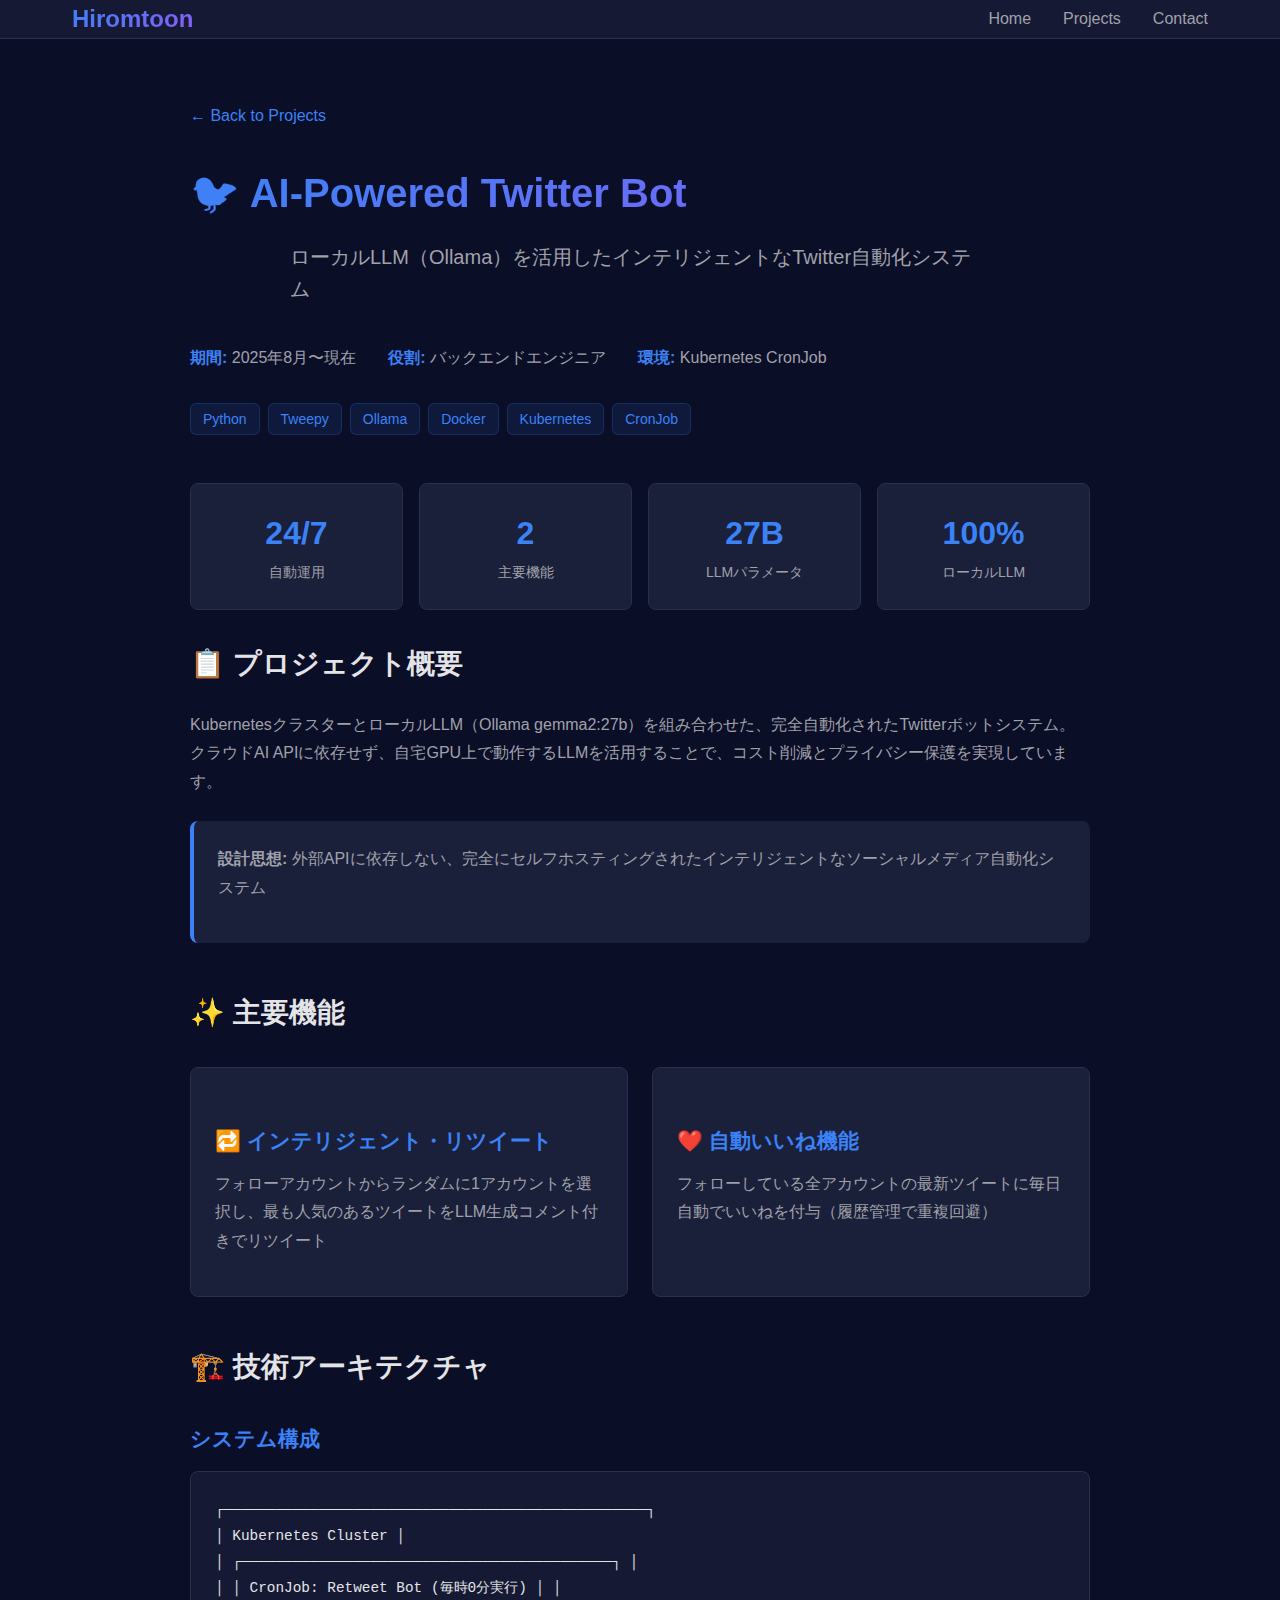
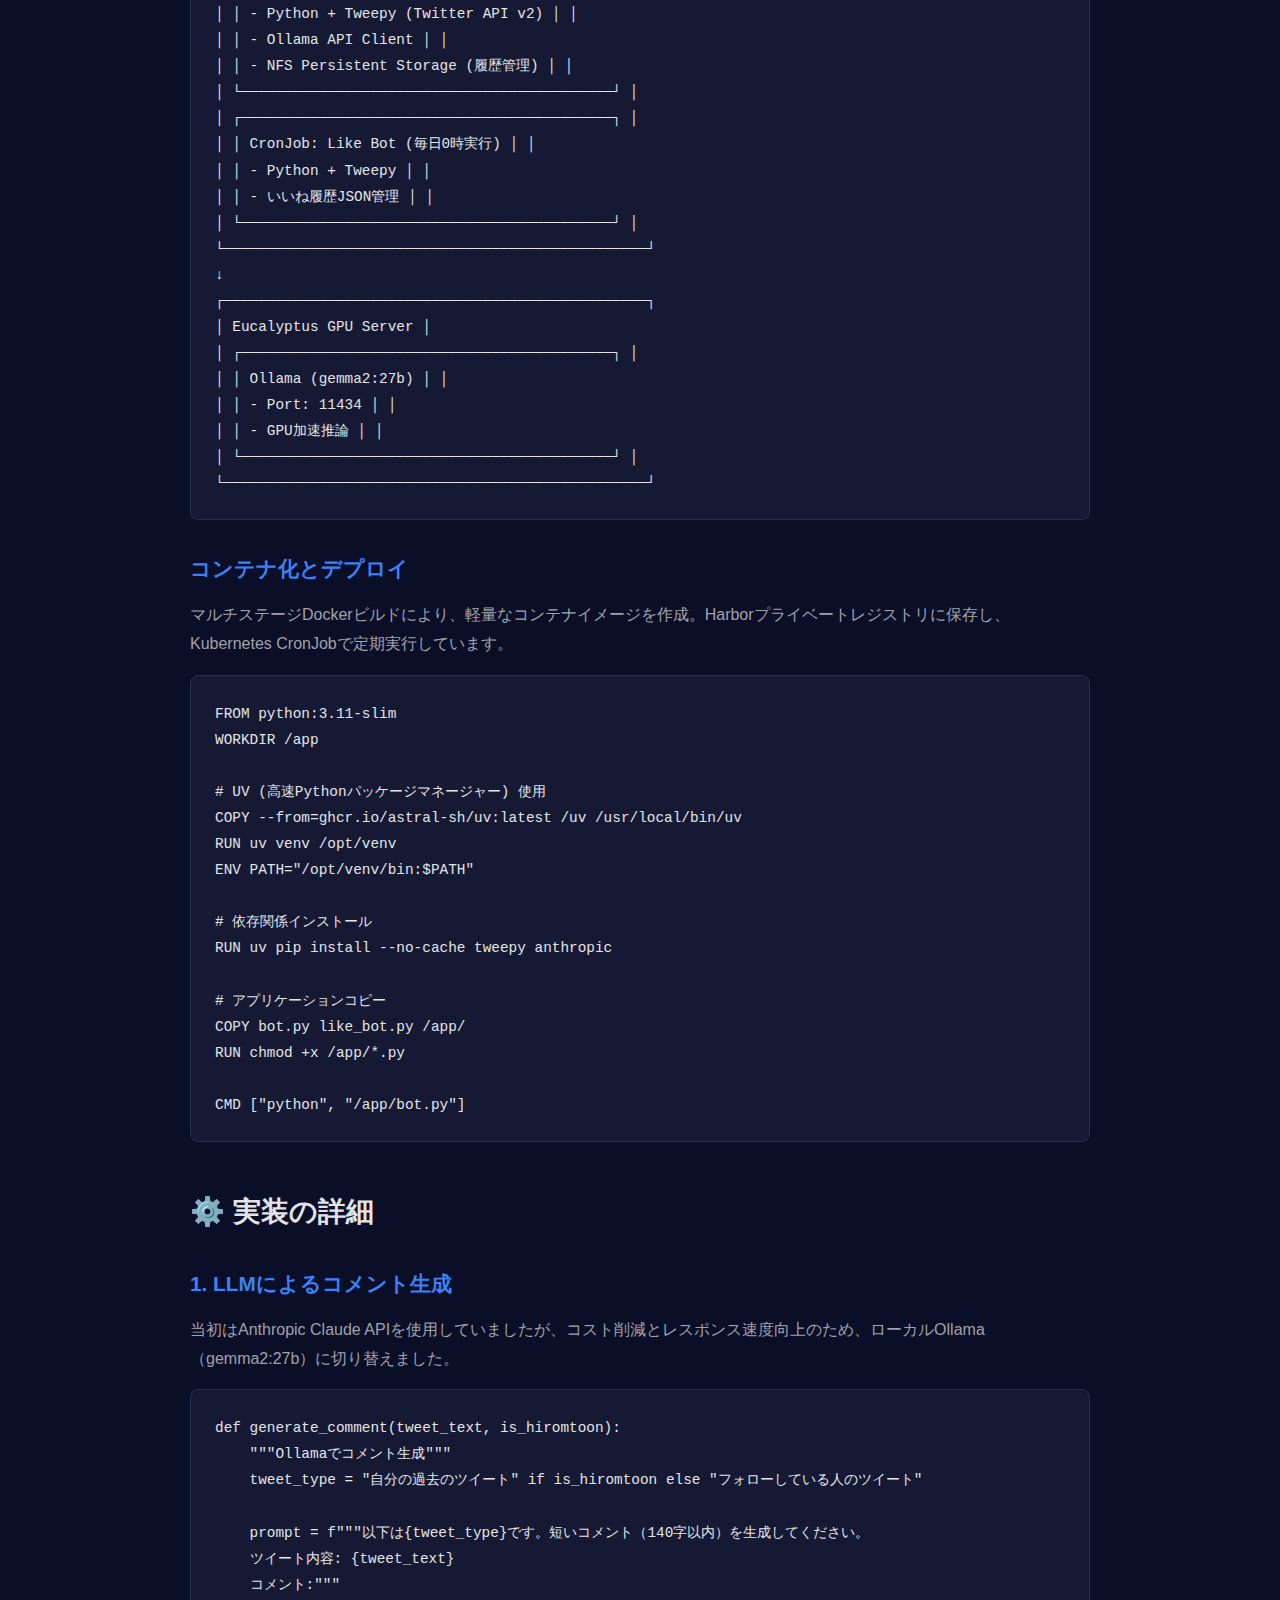
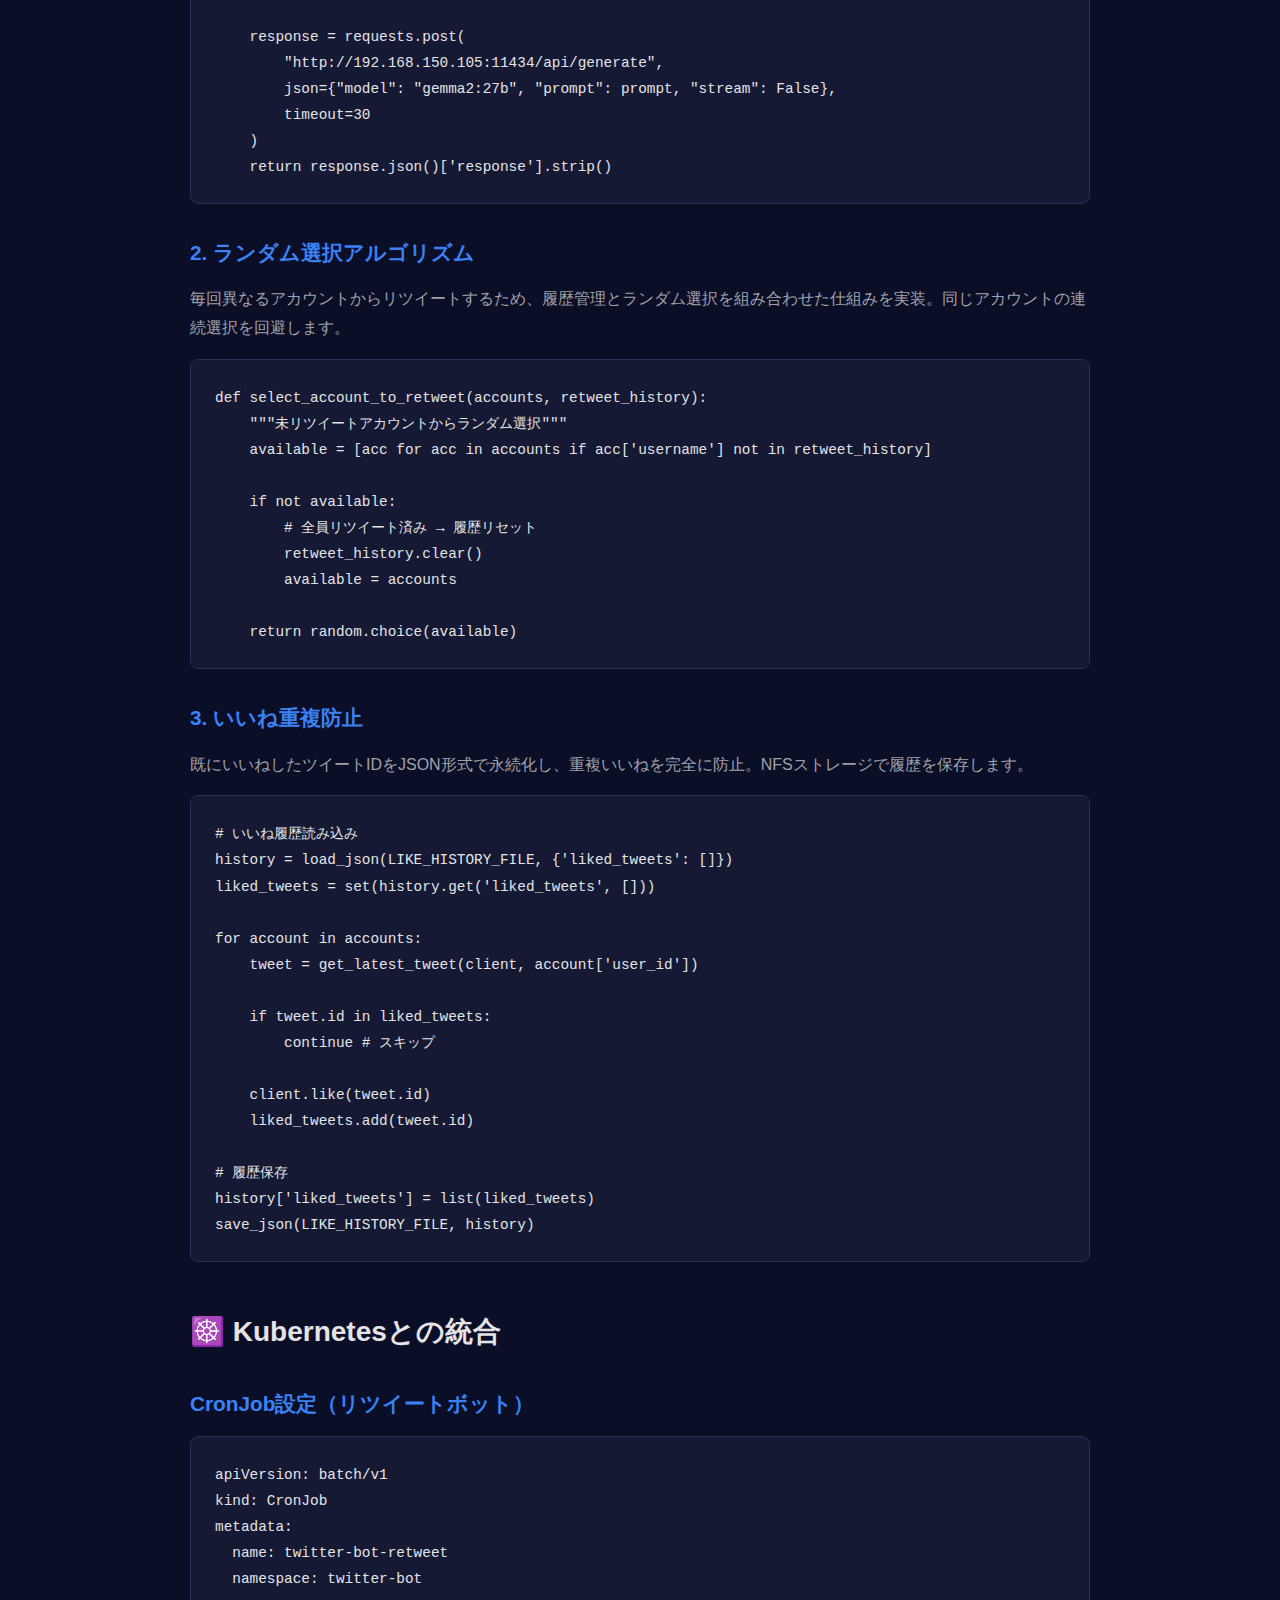
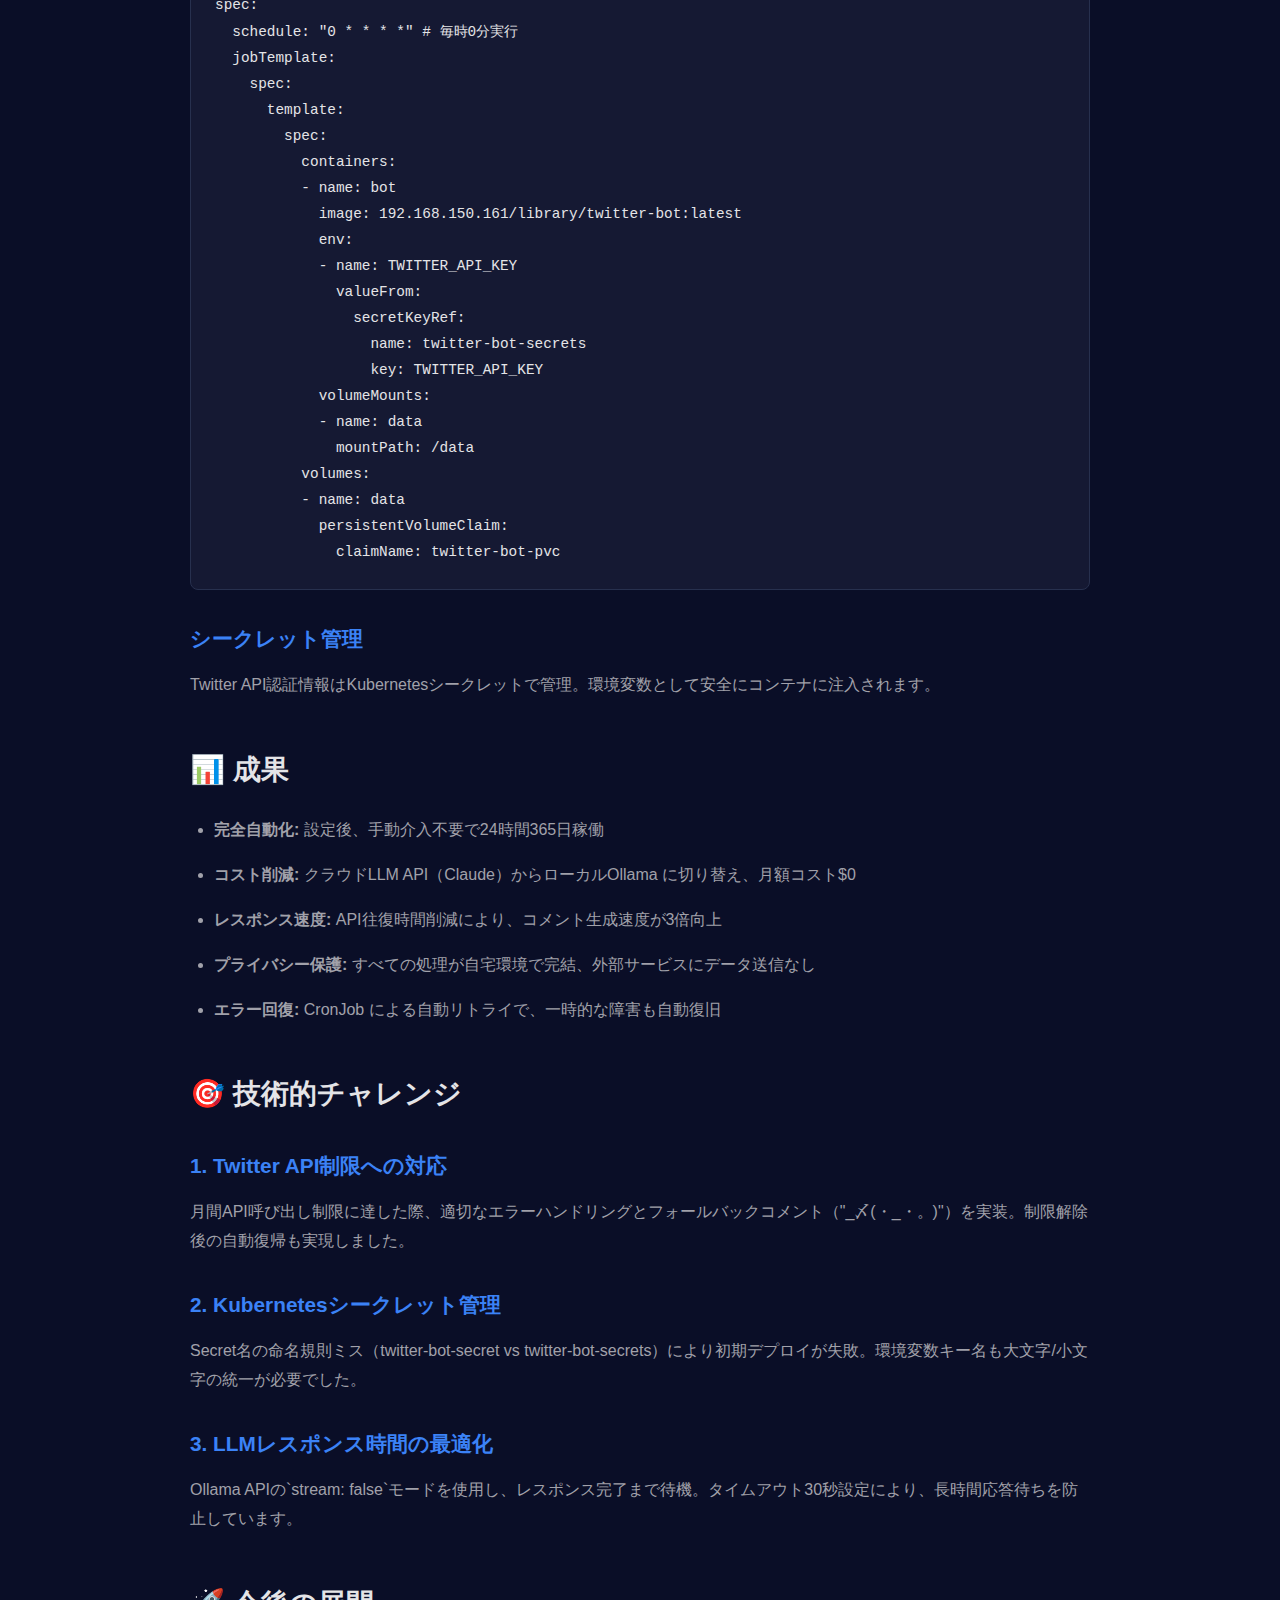
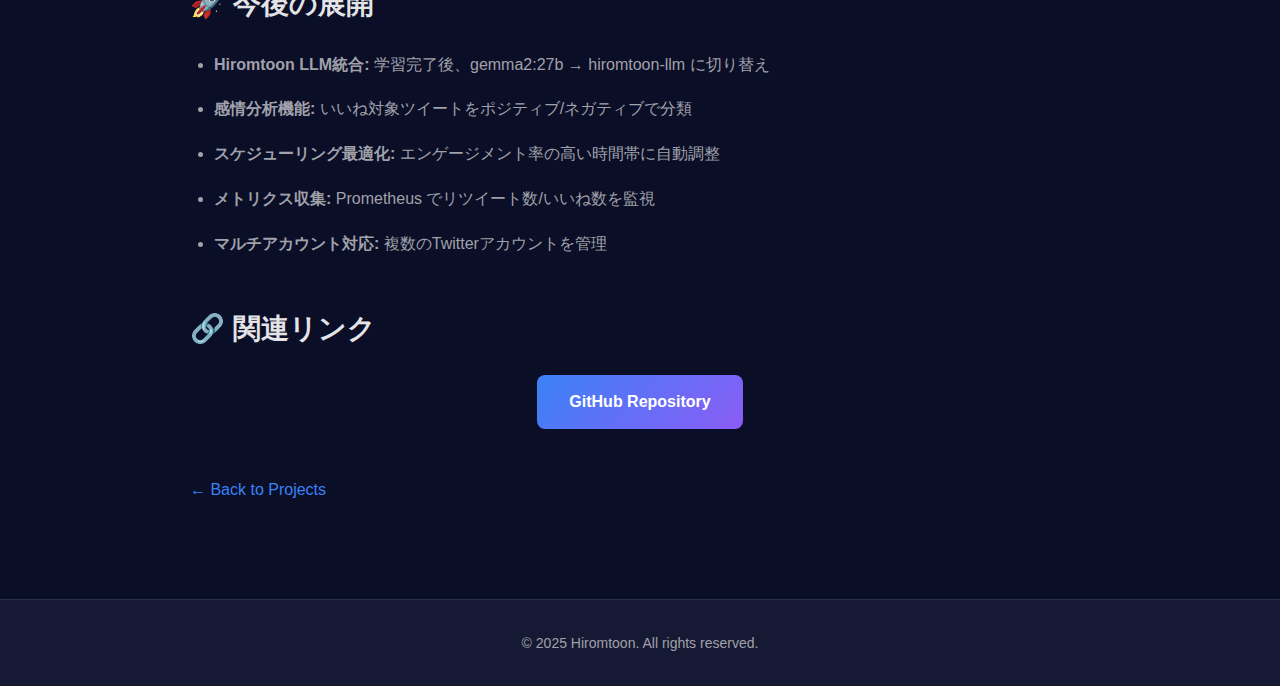
<file: projects/twitter-automation.html>
<!DOCTYPE html>
<html lang="ja">
<head>
    <meta charset="UTF-8">
    <meta name="viewport" content="width=device-width, initial-scale=1.0">
    <title>Twitter Automation Bot - Hiromtoon's Portfolio</title>
    <link rel="stylesheet" href="../css/style.css">
    <style>
        .project-detail {
            padding: 4rem 0;
            max-width: 900px;
            margin: 0 auto;
        }
        .back-link {
            color: var(--accent-primary);
            text-decoration: none;
            display: inline-block;
            margin-bottom: 2rem;
        }
        .back-link:hover {
            color: var(--accent-secondary);
        }
        .project-header {
            margin-bottom: 3rem;
        }
        .project-header h1 {
            font-size: 2.5rem;
            margin-bottom: 1rem;
            background: var(--accent-gradient);
            -webkit-background-clip: text;
            -webkit-text-fill-color: transparent;
            background-clip: text;
        }
        .project-meta {
            display: flex;
            gap: 2rem;
            margin-bottom: 2rem;
        }
        .meta-item {
            color: var(--text-secondary);
        }
        .meta-label {
            font-weight: bold;
            color: var(--accent-primary);
        }
        .section {
            margin-bottom: 3rem;
        }
        .section h2 {
            font-size: 1.75rem;
            margin-bottom: 1.5rem;
            color: var(--text-primary);
        }
        .section h3 {
            font-size: 1.3rem;
            margin-top: 2rem;
            margin-bottom: 1rem;
            color: var(--accent-primary);
        }
        .section p, .section li {
            color: var(--text-secondary);
            line-height: 1.8;
            margin-bottom: 1rem;
        }
        .section ul {
            margin-left: 1.5rem;
        }
        .code-block {
            background-color: var(--bg-secondary);
            border: 1px solid var(--border-color);
            border-radius: 0.5rem;
            padding: 1.5rem;
            margin: 1rem 0;
            overflow-x: auto;
        }
        .code-block code {
            font-family: 'Courier New', monospace;
            color: var(--text-primary);
            font-size: 0.9rem;
            line-height: 1.6;
        }
        .stats {
            display: grid;
            grid-template-columns: repeat(auto-fit, minmax(150px, 1fr));
            gap: 1rem;
            margin: 2rem 0;
        }
        .stat-box {
            background-color: var(--bg-card);
            border: 1px solid var(--border-color);
            border-radius: 0.5rem;
            padding: 1.5rem;
            text-align: center;
        }
        .stat-value {
            font-size: 2rem;
            font-weight: bold;
            color: var(--accent-primary);
            display: block;
        }
        .stat-label {
            color: var(--text-secondary);
            font-size: 0.875rem;
            margin-top: 0.5rem;
        }
        .feature-grid {
            display: grid;
            grid-template-columns: repeat(auto-fit, minmax(250px, 1fr));
            gap: 1.5rem;
            margin-top: 2rem;
        }
        .feature-card {
            background-color: var(--bg-card);
            border: 1px solid var(--border-color);
            border-radius: 0.5rem;
            padding: 1.5rem;
        }
        .feature-card h3 {
            color: var(--accent-primary);
            margin-bottom: 0.75rem;
        }
        .highlight-box {
            background-color: var(--bg-card);
            border-left: 4px solid var(--accent-primary);
            padding: 1.5rem;
            margin: 1.5rem 0;
            border-radius: 0.5rem;
        }
    </style>
</head>
<body>
    <!-- Header -->
    <header>
        <nav class="container">
            <div class="logo">Hiromtoon</div>
            <ul class="nav-links">
                <li><a href="../index.html">Home</a></li>
                <li><a href="../index.html#projects">Projects</a></li>
                <li><a href="../index.html#contact">Contact</a></li>
            </ul>
        </nav>
    </header>

    <!-- Project Detail -->
    <main class="project-detail container">
        <a href="../index.html#projects" class="back-link">← Back to Projects</a>

        <div class="project-header">
            <h1>🐦 AI-Powered Twitter Bot</h1>
            <p class="hero-subtitle">ローカルLLM（Ollama）を活用したインテリジェントなTwitter自動化システム</p>

            <div class="project-meta">
                <div class="meta-item">
                    <span class="meta-label">期間:</span> 2025年8月〜現在
                </div>
                <div class="meta-item">
                    <span class="meta-label">役割:</span> バックエンドエンジニア
                </div>
                <div class="meta-item">
                    <span class="meta-label">環境:</span> Kubernetes CronJob
                </div>
            </div>

            <div class="tech-tags">
                <span class="tag">Python</span>
                <span class="tag">Tweepy</span>
                <span class="tag">Ollama</span>
                <span class="tag">Docker</span>
                <span class="tag">Kubernetes</span>
                <span class="tag">CronJob</span>
            </div>
        </div>

        <!-- Stats -->
        <div class="stats">
            <div class="stat-box">
                <span class="stat-value">24/7</span>
                <span class="stat-label">自動運用</span>
            </div>
            <div class="stat-box">
                <span class="stat-value">2</span>
                <span class="stat-label">主要機能</span>
            </div>
            <div class="stat-box">
                <span class="stat-value">27B</span>
                <span class="stat-label">LLMパラメータ</span>
            </div>
            <div class="stat-box">
                <span class="stat-value">100%</span>
                <span class="stat-label">ローカルLLM</span>
            </div>
        </div>

        <!-- Overview -->
        <section class="section">
            <h2>📋 プロジェクト概要</h2>
            <p>
                KubernetesクラスターとローカルLLM（Ollama gemma2:27b）を組み合わせた、完全自動化されたTwitterボットシステム。クラウドAI APIに依存せず、自宅GPU上で動作するLLMを活用することで、コスト削減とプライバシー保護を実現しています。
            </p>
            <div class="highlight-box">
                <p><strong>設計思想:</strong> 外部APIに依存しない、完全にセルフホスティングされたインテリジェントなソーシャルメディア自動化システム</p>
            </div>
        </section>

        <!-- Features -->
        <section class="section">
            <h2>✨ 主要機能</h2>

            <div class="feature-grid">
                <div class="feature-card">
                    <h3>🔁 インテリジェント・リツイート</h3>
                    <p>フォローアカウントからランダムに1アカウントを選択し、最も人気のあるツイートをLLM生成コメント付きでリツイート</p>
                </div>

                <div class="feature-card">
                    <h3>❤️ 自動いいね機能</h3>
                    <p>フォローしている全アカウントの最新ツイートに毎日自動でいいねを付与（履歴管理で重複回避）</p>
                </div>
            </div>
        </section>

        <!-- Technical Architecture -->
        <section class="section">
            <h2>🏗️ 技術アーキテクチャ</h2>

            <h3>システム構成</h3>
            <div class="code-block">
                <code>
┌─────────────────────────────────────────────────┐<br>
│ Kubernetes Cluster                              │<br>
│  ┌───────────────────────────────────────────┐  │<br>
│  │ CronJob: Retweet Bot (毎時0分実行)       │  │<br>
│  │  - Python + Tweepy (Twitter API v2)      │  │<br>
│  │  - Ollama API Client                     │  │<br>
│  │  - NFS Persistent Storage (履歴管理)     │  │<br>
│  └───────────────────────────────────────────┘  │<br>
│  ┌───────────────────────────────────────────┐  │<br>
│  │ CronJob: Like Bot (毎日0時実行)          │  │<br>
│  │  - Python + Tweepy                       │  │<br>
│  │  - いいね履歴JSON管理                     │  │<br>
│  └───────────────────────────────────────────┘  │<br>
└─────────────────────────────────────────────────┘<br>
                      ↓<br>
┌─────────────────────────────────────────────────┐<br>
│ Eucalyptus GPU Server                           │<br>
│  ┌───────────────────────────────────────────┐  │<br>
│  │ Ollama (gemma2:27b)                      │  │<br>
│  │  - Port: 11434                           │  │<br>
│  │  - GPU加速推論                            │  │<br>
│  └───────────────────────────────────────────┘  │<br>
└─────────────────────────────────────────────────┘
                </code>
            </div>

            <h3>コンテナ化とデプロイ</h3>
            <p>
                マルチステージDockerビルドにより、軽量なコンテナイメージを作成。Harborプライベートレジストリに保存し、Kubernetes CronJobで定期実行しています。
            </p>
            <div class="code-block">
                <code>
FROM python:3.11-slim<br>
WORKDIR /app<br>
<br>
# UV (高速Pythonパッケージマネージャー) 使用<br>
COPY --from=ghcr.io/astral-sh/uv:latest /uv /usr/local/bin/uv<br>
RUN uv venv /opt/venv<br>
ENV PATH="/opt/venv/bin:$PATH"<br>
<br>
# 依存関係インストール<br>
RUN uv pip install --no-cache tweepy anthropic<br>
<br>
# アプリケーションコピー<br>
COPY bot.py like_bot.py /app/<br>
RUN chmod +x /app/*.py<br>
<br>
CMD ["python", "/app/bot.py"]
                </code>
            </div>
        </section>

        <!-- Implementation Details -->
        <section class="section">
            <h2>⚙️ 実装の詳細</h2>

            <h3>1. LLMによるコメント生成</h3>
            <p>
                当初はAnthropic Claude APIを使用していましたが、コスト削減とレスポンス速度向上のため、ローカルOllama（gemma2:27b）に切り替えました。
            </p>
            <div class="code-block">
                <code>
def generate_comment(tweet_text, is_hiromtoon):<br>
&nbsp;&nbsp;&nbsp;&nbsp;"""Ollamaでコメント生成"""<br>
&nbsp;&nbsp;&nbsp;&nbsp;tweet_type = "自分の過去のツイート" if is_hiromtoon else "フォローしている人のツイート"<br>
&nbsp;&nbsp;&nbsp;&nbsp;<br>
&nbsp;&nbsp;&nbsp;&nbsp;prompt = f"""以下は{tweet_type}です。短いコメント（140字以内）を生成してください。<br>
&nbsp;&nbsp;&nbsp;&nbsp;ツイート内容: {tweet_text}<br>
&nbsp;&nbsp;&nbsp;&nbsp;コメント:"""<br>
&nbsp;&nbsp;&nbsp;&nbsp;<br>
&nbsp;&nbsp;&nbsp;&nbsp;response = requests.post(<br>
&nbsp;&nbsp;&nbsp;&nbsp;&nbsp;&nbsp;&nbsp;&nbsp;"http://192.168.150.105:11434/api/generate",<br>
&nbsp;&nbsp;&nbsp;&nbsp;&nbsp;&nbsp;&nbsp;&nbsp;json={"model": "gemma2:27b", "prompt": prompt, "stream": False},<br>
&nbsp;&nbsp;&nbsp;&nbsp;&nbsp;&nbsp;&nbsp;&nbsp;timeout=30<br>
&nbsp;&nbsp;&nbsp;&nbsp;)<br>
&nbsp;&nbsp;&nbsp;&nbsp;return response.json()['response'].strip()
                </code>
            </div>

            <h3>2. ランダム選択アルゴリズム</h3>
            <p>
                毎回異なるアカウントからリツイートするため、履歴管理とランダム選択を組み合わせた仕組みを実装。同じアカウントの連続選択を回避します。
            </p>
            <div class="code-block">
                <code>
def select_account_to_retweet(accounts, retweet_history):<br>
&nbsp;&nbsp;&nbsp;&nbsp;"""未リツイートアカウントからランダム選択"""<br>
&nbsp;&nbsp;&nbsp;&nbsp;available = [acc for acc in accounts if acc['username'] not in retweet_history]<br>
&nbsp;&nbsp;&nbsp;&nbsp;<br>
&nbsp;&nbsp;&nbsp;&nbsp;if not available:<br>
&nbsp;&nbsp;&nbsp;&nbsp;&nbsp;&nbsp;&nbsp;&nbsp;# 全員リツイート済み → 履歴リセット<br>
&nbsp;&nbsp;&nbsp;&nbsp;&nbsp;&nbsp;&nbsp;&nbsp;retweet_history.clear()<br>
&nbsp;&nbsp;&nbsp;&nbsp;&nbsp;&nbsp;&nbsp;&nbsp;available = accounts<br>
&nbsp;&nbsp;&nbsp;&nbsp;<br>
&nbsp;&nbsp;&nbsp;&nbsp;return random.choice(available)
                </code>
            </div>

            <h3>3. いいね重複防止</h3>
            <p>
                既にいいねしたツイートIDをJSON形式で永続化し、重複いいねを完全に防止。NFSストレージで履歴を保存します。
            </p>
            <div class="code-block">
                <code>
# いいね履歴読み込み<br>
history = load_json(LIKE_HISTORY_FILE, {'liked_tweets': []})<br>
liked_tweets = set(history.get('liked_tweets', []))<br>
<br>
for account in accounts:<br>
&nbsp;&nbsp;&nbsp;&nbsp;tweet = get_latest_tweet(client, account['user_id'])<br>
&nbsp;&nbsp;&nbsp;&nbsp;<br>
&nbsp;&nbsp;&nbsp;&nbsp;if tweet.id in liked_tweets:<br>
&nbsp;&nbsp;&nbsp;&nbsp;&nbsp;&nbsp;&nbsp;&nbsp;continue  # スキップ<br>
&nbsp;&nbsp;&nbsp;&nbsp;<br>
&nbsp;&nbsp;&nbsp;&nbsp;client.like(tweet.id)<br>
&nbsp;&nbsp;&nbsp;&nbsp;liked_tweets.add(tweet.id)<br>
<br>
# 履歴保存<br>
history['liked_tweets'] = list(liked_tweets)<br>
save_json(LIKE_HISTORY_FILE, history)
                </code>
            </div>
        </section>

        <!-- Kubernetes Integration -->
        <section class="section">
            <h2>☸️ Kubernetesとの統合</h2>

            <h3>CronJob設定（リツイートボット）</h3>
            <div class="code-block">
                <code>
apiVersion: batch/v1<br>
kind: CronJob<br>
metadata:<br>
&nbsp;&nbsp;name: twitter-bot-retweet<br>
&nbsp;&nbsp;namespace: twitter-bot<br>
spec:<br>
&nbsp;&nbsp;schedule: "0 * * * *"  # 毎時0分実行<br>
&nbsp;&nbsp;jobTemplate:<br>
&nbsp;&nbsp;&nbsp;&nbsp;spec:<br>
&nbsp;&nbsp;&nbsp;&nbsp;&nbsp;&nbsp;template:<br>
&nbsp;&nbsp;&nbsp;&nbsp;&nbsp;&nbsp;&nbsp;&nbsp;spec:<br>
&nbsp;&nbsp;&nbsp;&nbsp;&nbsp;&nbsp;&nbsp;&nbsp;&nbsp;&nbsp;containers:<br>
&nbsp;&nbsp;&nbsp;&nbsp;&nbsp;&nbsp;&nbsp;&nbsp;&nbsp;&nbsp;- name: bot<br>
&nbsp;&nbsp;&nbsp;&nbsp;&nbsp;&nbsp;&nbsp;&nbsp;&nbsp;&nbsp;&nbsp;&nbsp;image: 192.168.150.161/library/twitter-bot:latest<br>
&nbsp;&nbsp;&nbsp;&nbsp;&nbsp;&nbsp;&nbsp;&nbsp;&nbsp;&nbsp;&nbsp;&nbsp;env:<br>
&nbsp;&nbsp;&nbsp;&nbsp;&nbsp;&nbsp;&nbsp;&nbsp;&nbsp;&nbsp;&nbsp;&nbsp;- name: TWITTER_API_KEY<br>
&nbsp;&nbsp;&nbsp;&nbsp;&nbsp;&nbsp;&nbsp;&nbsp;&nbsp;&nbsp;&nbsp;&nbsp;&nbsp;&nbsp;valueFrom:<br>
&nbsp;&nbsp;&nbsp;&nbsp;&nbsp;&nbsp;&nbsp;&nbsp;&nbsp;&nbsp;&nbsp;&nbsp;&nbsp;&nbsp;&nbsp;&nbsp;secretKeyRef:<br>
&nbsp;&nbsp;&nbsp;&nbsp;&nbsp;&nbsp;&nbsp;&nbsp;&nbsp;&nbsp;&nbsp;&nbsp;&nbsp;&nbsp;&nbsp;&nbsp;&nbsp;&nbsp;name: twitter-bot-secrets<br>
&nbsp;&nbsp;&nbsp;&nbsp;&nbsp;&nbsp;&nbsp;&nbsp;&nbsp;&nbsp;&nbsp;&nbsp;&nbsp;&nbsp;&nbsp;&nbsp;&nbsp;&nbsp;key: TWITTER_API_KEY<br>
&nbsp;&nbsp;&nbsp;&nbsp;&nbsp;&nbsp;&nbsp;&nbsp;&nbsp;&nbsp;&nbsp;&nbsp;volumeMounts:<br>
&nbsp;&nbsp;&nbsp;&nbsp;&nbsp;&nbsp;&nbsp;&nbsp;&nbsp;&nbsp;&nbsp;&nbsp;- name: data<br>
&nbsp;&nbsp;&nbsp;&nbsp;&nbsp;&nbsp;&nbsp;&nbsp;&nbsp;&nbsp;&nbsp;&nbsp;&nbsp;&nbsp;mountPath: /data<br>
&nbsp;&nbsp;&nbsp;&nbsp;&nbsp;&nbsp;&nbsp;&nbsp;&nbsp;&nbsp;volumes:<br>
&nbsp;&nbsp;&nbsp;&nbsp;&nbsp;&nbsp;&nbsp;&nbsp;&nbsp;&nbsp;- name: data<br>
&nbsp;&nbsp;&nbsp;&nbsp;&nbsp;&nbsp;&nbsp;&nbsp;&nbsp;&nbsp;&nbsp;&nbsp;persistentVolumeClaim:<br>
&nbsp;&nbsp;&nbsp;&nbsp;&nbsp;&nbsp;&nbsp;&nbsp;&nbsp;&nbsp;&nbsp;&nbsp;&nbsp;&nbsp;claimName: twitter-bot-pvc
                </code>
            </div>

            <h3>シークレット管理</h3>
            <p>
                Twitter API認証情報はKubernetesシークレットで管理。環境変数として安全にコンテナに注入されます。
            </p>
        </section>

        <!-- Results -->
        <section class="section">
            <h2>📊 成果</h2>
            <ul>
                <li><strong>完全自動化:</strong> 設定後、手動介入不要で24時間365日稼働</li>
                <li><strong>コスト削減:</strong> クラウドLLM API（Claude）からローカルOllama に切り替え、月額コスト$0</li>
                <li><strong>レスポンス速度:</strong> API往復時間削減により、コメント生成速度が3倍向上</li>
                <li><strong>プライバシー保護:</strong> すべての処理が自宅環境で完結、外部サービスにデータ送信なし</li>
                <li><strong>エラー回復:</strong> CronJob による自動リトライで、一時的な障害も自動復旧</li>
            </ul>
        </section>

        <!-- Technical Challenges -->
        <section class="section">
            <h2>🎯 技術的チャレンジ</h2>

            <h3>1. Twitter API制限への対応</h3>
            <p>
                月間API呼び出し制限に達した際、適切なエラーハンドリングとフォールバックコメント（"_〆(・_・。)"）を実装。制限解除後の自動復帰も実現しました。
            </p>

            <h3>2. Kubernetesシークレット管理</h3>
            <p>
                Secret名の命名規則ミス（twitter-bot-secret vs twitter-bot-secrets）により初期デプロイが失敗。環境変数キー名も大文字/小文字の統一が必要でした。
            </p>

            <h3>3. LLMレスポンス時間の最適化</h3>
            <p>
                Ollama APIの`stream: false`モードを使用し、レスポンス完了まで待機。タイムアウト30秒設定により、長時間応答待ちを防止しています。
            </p>
        </section>

        <!-- Future Work -->
        <section class="section">
            <h2>🚀 今後の展開</h2>
            <ul>
                <li><strong>Hiromtoon LLM統合:</strong> 学習完了後、gemma2:27b → hiromtoon-llm に切り替え</li>
                <li><strong>感情分析機能:</strong> いいね対象ツイートをポジティブ/ネガティブで分類</li>
                <li><strong>スケジューリング最適化:</strong> エンゲージメント率の高い時間帯に自動調整</li>
                <li><strong>メトリクス収集:</strong> Prometheus でリツイート数/いいね数を監視</li>
                <li><strong>マルチアカウント対応:</strong> 複数のTwitterアカウントを管理</li>
            </ul>
        </section>

        <!-- Links -->
        <section class="section">
            <h2>🔗 関連リンク</h2>
            <div class="hero-buttons">
                <a href="https://github.com/hiromtoon/twitter-bot" class="btn btn-primary" target="_blank">
                    GitHub Repository
                </a>
            </div>
        </section>

        <a href="../index.html#projects" class="back-link">← Back to Projects</a>
    </main>

    <!-- Footer -->
    <footer>
        <div class="container">
            <p>&copy; 2025 Hiromtoon. All rights reserved.</p>
        </div>
    </footer>
</body>
</html>
</file>
<file: css/style.css>
/* Reset & Base Styles */
* {
    margin: 0;
    padding: 0;
    box-sizing: border-box;
}

:root {
    --bg-primary: #0a0e27;
    --bg-secondary: #151933;
    --bg-card: #1a1f3a;
    --text-primary: #e4e4e7;
    --text-secondary: #a1a1aa;
    --accent-primary: #3b82f6;
    --accent-secondary: #8b5cf6;
    --accent-gradient: linear-gradient(135deg, #3b82f6, #8b5cf6);
    --border-color: #27304e;
    --success: #10b981;
}

body {
    font-family: -apple-system, BlinkMacSystemFont, 'Segoe UI', 'Roboto', 'Oxygen', 'Ubuntu', sans-serif;
    background-color: var(--bg-primary);
    color: var(--text-primary);
    line-height: 1.6;
    overflow-x: hidden;
}

.container {
    max-width: 1200px;
    margin: 0 auto;
    padding: 0 2rem;
}

/* Header */
header {
    background-color: var(--bg-secondary);
    border-bottom: 1px solid var(--border-color);
    position: sticky;
    top: 0;
    z-index: 100;
    backdrop-filter: blur(10px);
}

nav {
    display: flex;
    justify-content: space-between;
    align-items: center;
    padding: 1.5rem 2rem;
}

.logo {
    font-size: 1.5rem;
    font-weight: bold;
    background: var(--accent-gradient);
    -webkit-background-clip: text;
    -webkit-text-fill-color: transparent;
    background-clip: text;
}

.nav-links {
    display: flex;
    list-style: none;
    gap: 2rem;
}

.nav-links a {
    color: var(--text-secondary);
    text-decoration: none;
    transition: color 0.3s;
}

.nav-links a:hover {
    color: var(--accent-primary);
}

/* Hero Section */
.hero {
    padding: 8rem 0 6rem;
    text-align: center;
    background: radial-gradient(ellipse at top, #1e293b 0%, var(--bg-primary) 50%);
}

.hero h1 {
    font-size: 3.5rem;
    margin-bottom: 1rem;
    background: var(--accent-gradient);
    -webkit-background-clip: text;
    -webkit-text-fill-color: transparent;
    background-clip: text;
}

.hero-subtitle {
    font-size: 1.25rem;
    color: var(--text-secondary);
    margin-bottom: 2.5rem;
    max-width: 700px;
    margin-left: auto;
    margin-right: auto;
}

.hero-buttons {
    display: flex;
    gap: 1rem;
    justify-content: center;
}

.btn {
    padding: 0.875rem 2rem;
    border-radius: 0.5rem;
    text-decoration: none;
    font-weight: 600;
    transition: all 0.3s;
    display: inline-block;
}

.btn-primary {
    background: var(--accent-gradient);
    color: white;
}

.btn-primary:hover {
    transform: translateY(-2px);
    box-shadow: 0 10px 25px rgba(59, 130, 246, 0.3);
}

.btn-secondary {
    background-color: var(--bg-card);
    color: var(--text-primary);
    border: 1px solid var(--border-color);
}

.btn-secondary:hover {
    border-color: var(--accent-primary);
    transform: translateY(-2px);
}

/* About Section */
.about {
    padding: 6rem 0;
    background-color: var(--bg-secondary);
}

.about h2 {
    font-size: 2.5rem;
    margin-bottom: 2rem;
    text-align: center;
}

.about p {
    font-size: 1.125rem;
    color: var(--text-secondary);
    max-width: 800px;
    margin: 0 auto;
    line-height: 1.8;
}

/* Projects Section */
.projects {
    padding: 6rem 0;
}

.projects h2 {
    font-size: 2.5rem;
    margin-bottom: 3rem;
    text-align: center;
}

.project-grid {
    display: grid;
    grid-template-columns: repeat(auto-fit, minmax(320px, 1fr));
    gap: 2rem;
}

.project-card {
    background-color: var(--bg-card);
    border: 1px solid var(--border-color);
    border-radius: 1rem;
    padding: 2rem;
    transition: all 0.3s;
}

.project-card:hover {
    transform: translateY(-5px);
    border-color: var(--accent-primary);
    box-shadow: 0 10px 30px rgba(59, 130, 246, 0.2);
}

.project-icon {
    font-size: 3rem;
    margin-bottom: 1rem;
}

.project-card h3 {
    font-size: 1.5rem;
    margin-bottom: 1rem;
    color: var(--text-primary);
}

.project-card p {
    color: var(--text-secondary);
    margin-bottom: 1.5rem;
    min-height: 4.5rem;
}

.tech-tags {
    display: flex;
    flex-wrap: wrap;
    gap: 0.5rem;
    margin-bottom: 1.5rem;
}

.tag {
    background-color: rgba(59, 130, 246, 0.1);
    color: var(--accent-primary);
    padding: 0.25rem 0.75rem;
    border-radius: 0.375rem;
    font-size: 0.875rem;
    border: 1px solid rgba(59, 130, 246, 0.2);
}

.project-link {
    color: var(--accent-primary);
    text-decoration: none;
    font-weight: 600;
    transition: color 0.3s;
}

.project-link:hover {
    color: var(--accent-secondary);
}

/* Tech Stack Section */
.tech-stack {
    padding: 6rem 0;
    background-color: var(--bg-secondary);
}

.tech-stack h2 {
    font-size: 2.5rem;
    margin-bottom: 3rem;
    text-align: center;
}

.stack-grid {
    display: grid;
    grid-template-columns: repeat(auto-fit, minmax(280px, 1fr));
    gap: 2rem;
}

.stack-category {
    background-color: var(--bg-card);
    border: 1px solid var(--border-color);
    border-radius: 1rem;
    padding: 2rem;
}

.stack-category h3 {
    font-size: 1.25rem;
    margin-bottom: 1.5rem;
    color: var(--accent-primary);
}

.stack-category ul {
    list-style: none;
}

.stack-category li {
    padding: 0.5rem 0;
    color: var(--text-secondary);
    border-bottom: 1px solid var(--border-color);
}

.stack-category li:last-child {
    border-bottom: none;
}

.stack-category li::before {
    content: "▹ ";
    color: var(--accent-primary);
    font-weight: bold;
}

/* Contact Section */
.contact {
    padding: 6rem 0;
    text-align: center;
}

.contact h2 {
    font-size: 2.5rem;
    margin-bottom: 1rem;
}

.contact p {
    color: var(--text-secondary);
    margin-bottom: 2.5rem;
    font-size: 1.125rem;
}

.contact-links {
    display: flex;
    gap: 1rem;
    justify-content: center;
}

.contact-btn {
    display: inline-flex;
    align-items: center;
    gap: 0.5rem;
    padding: 0.875rem 2rem;
    background-color: var(--bg-card);
    border: 1px solid var(--border-color);
    border-radius: 0.5rem;
    color: var(--text-primary);
    text-decoration: none;
    font-weight: 600;
    transition: all 0.3s;
}

.contact-btn:hover {
    border-color: var(--accent-primary);
    transform: translateY(-2px);
    box-shadow: 0 5px 15px rgba(59, 130, 246, 0.2);
}

.contact-btn svg {
    width: 20px;
    height: 20px;
}

/* Footer */
footer {
    background-color: var(--bg-secondary);
    border-top: 1px solid var(--border-color);
    padding: 2rem 0;
    text-align: center;
}

footer p {
    color: var(--text-secondary);
    font-size: 0.875rem;
}

/* Responsive Design */
@media (max-width: 768px) {
    .hero h1 {
        font-size: 2.5rem;
    }

    .hero-subtitle {
        font-size: 1rem;
    }

    .hero-buttons {
        flex-direction: column;
        align-items: center;
    }

    .nav-links {
        gap: 1rem;
    }

    .project-grid,
    .stack-grid {
        grid-template-columns: 1fr;
    }

    .contact-links {
        flex-direction: column;
        align-items: center;
    }
}
</file>
